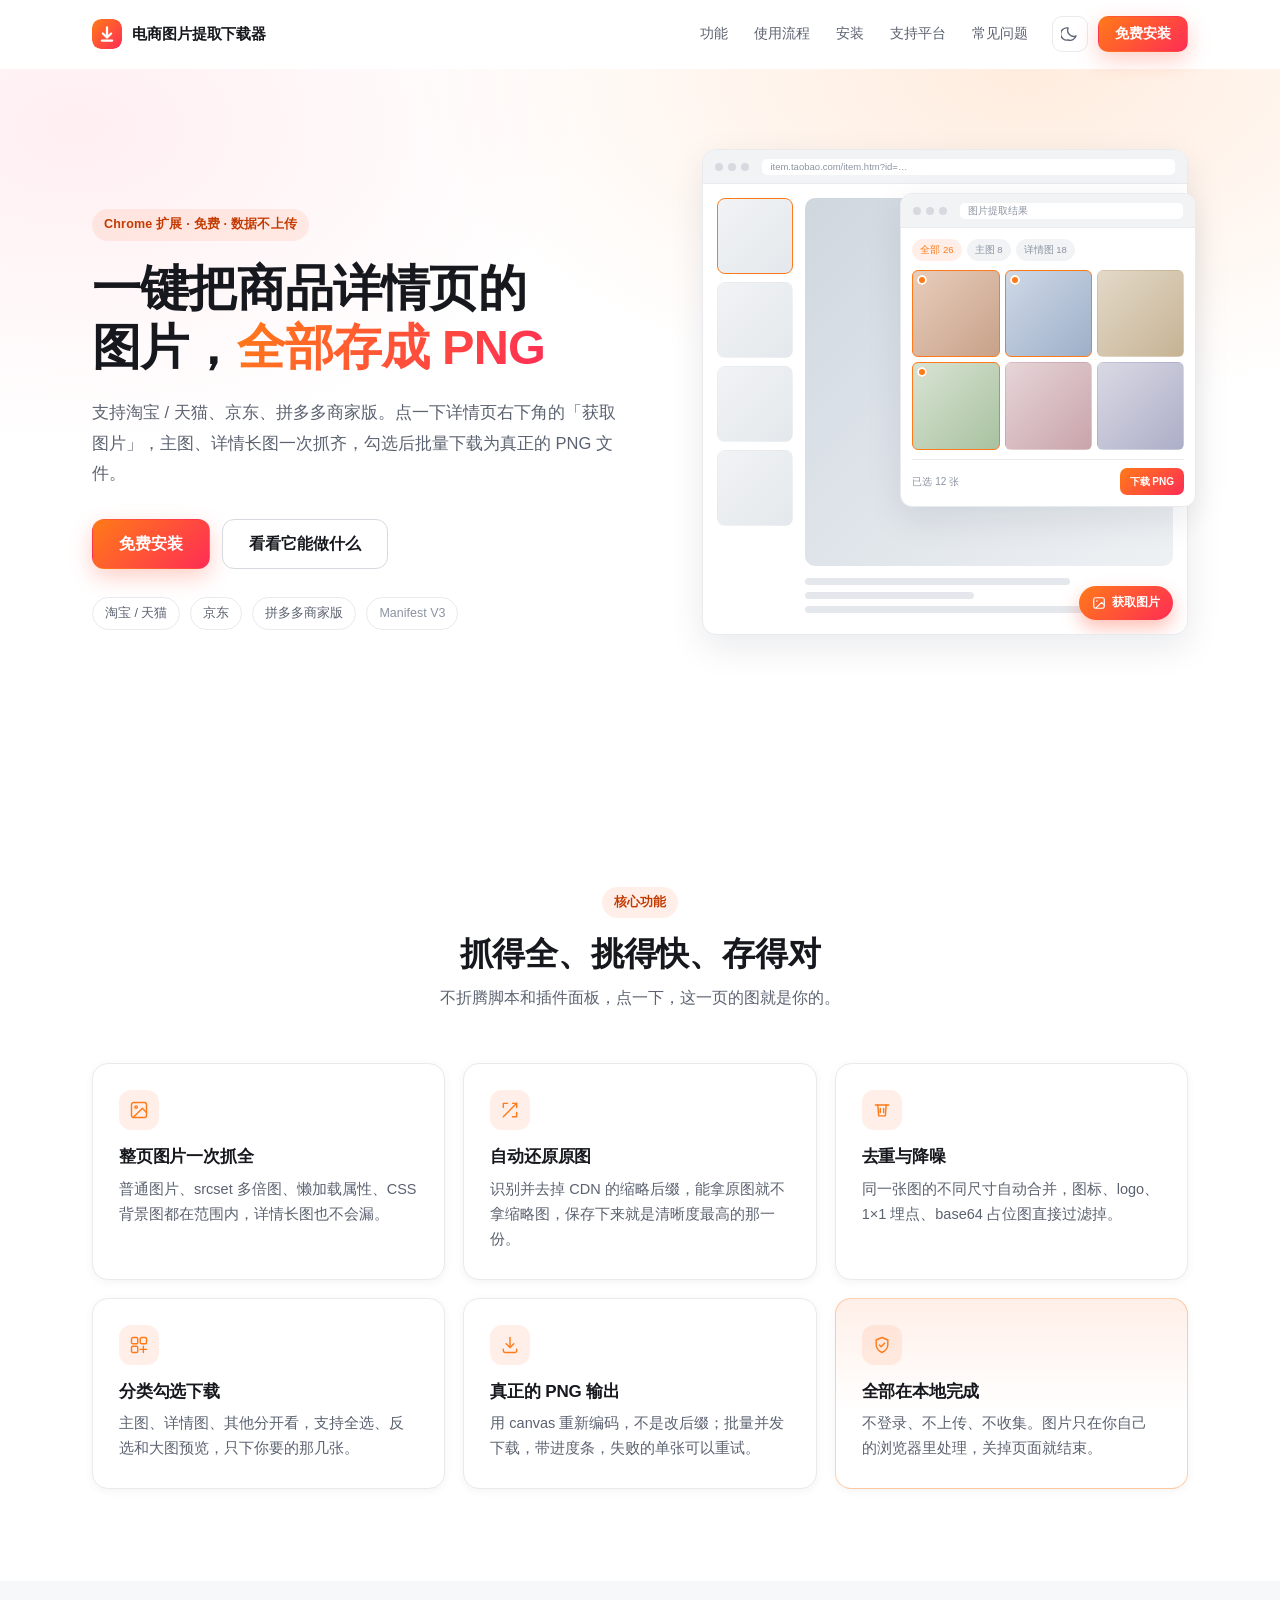
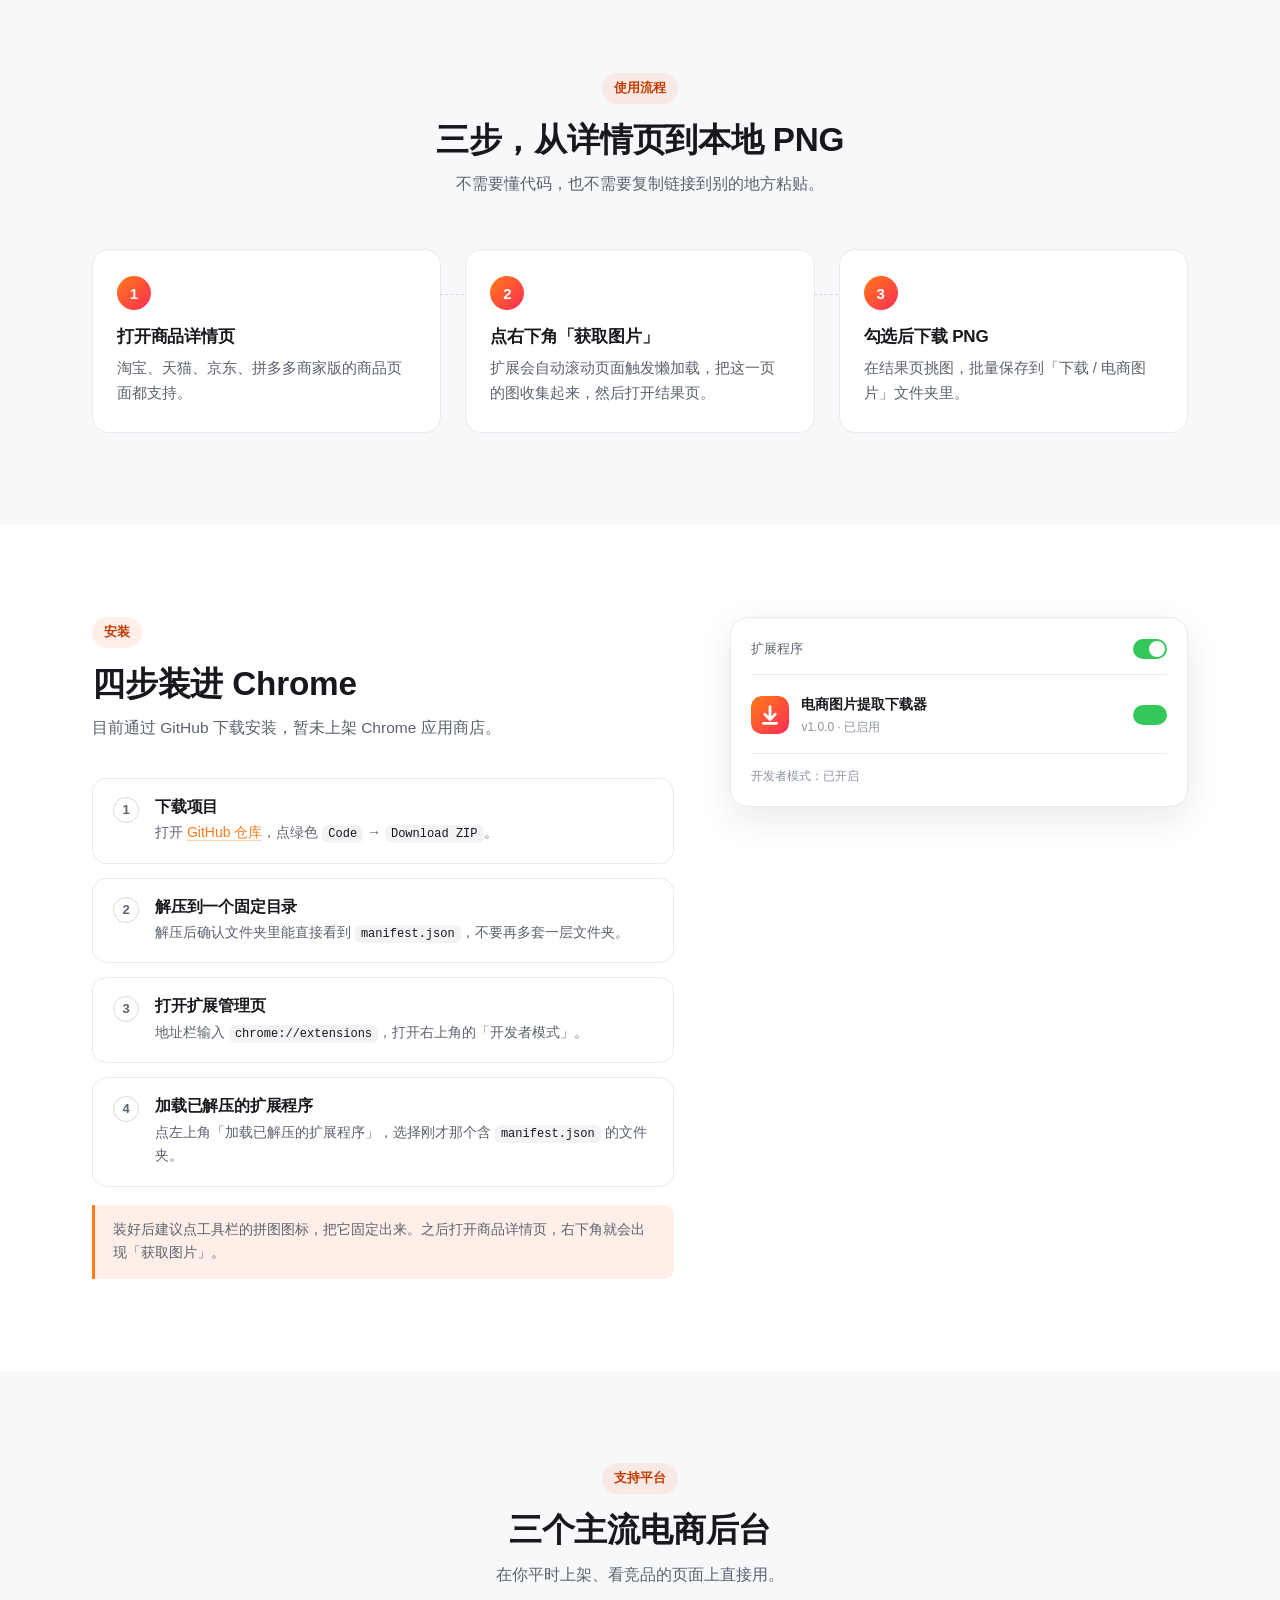
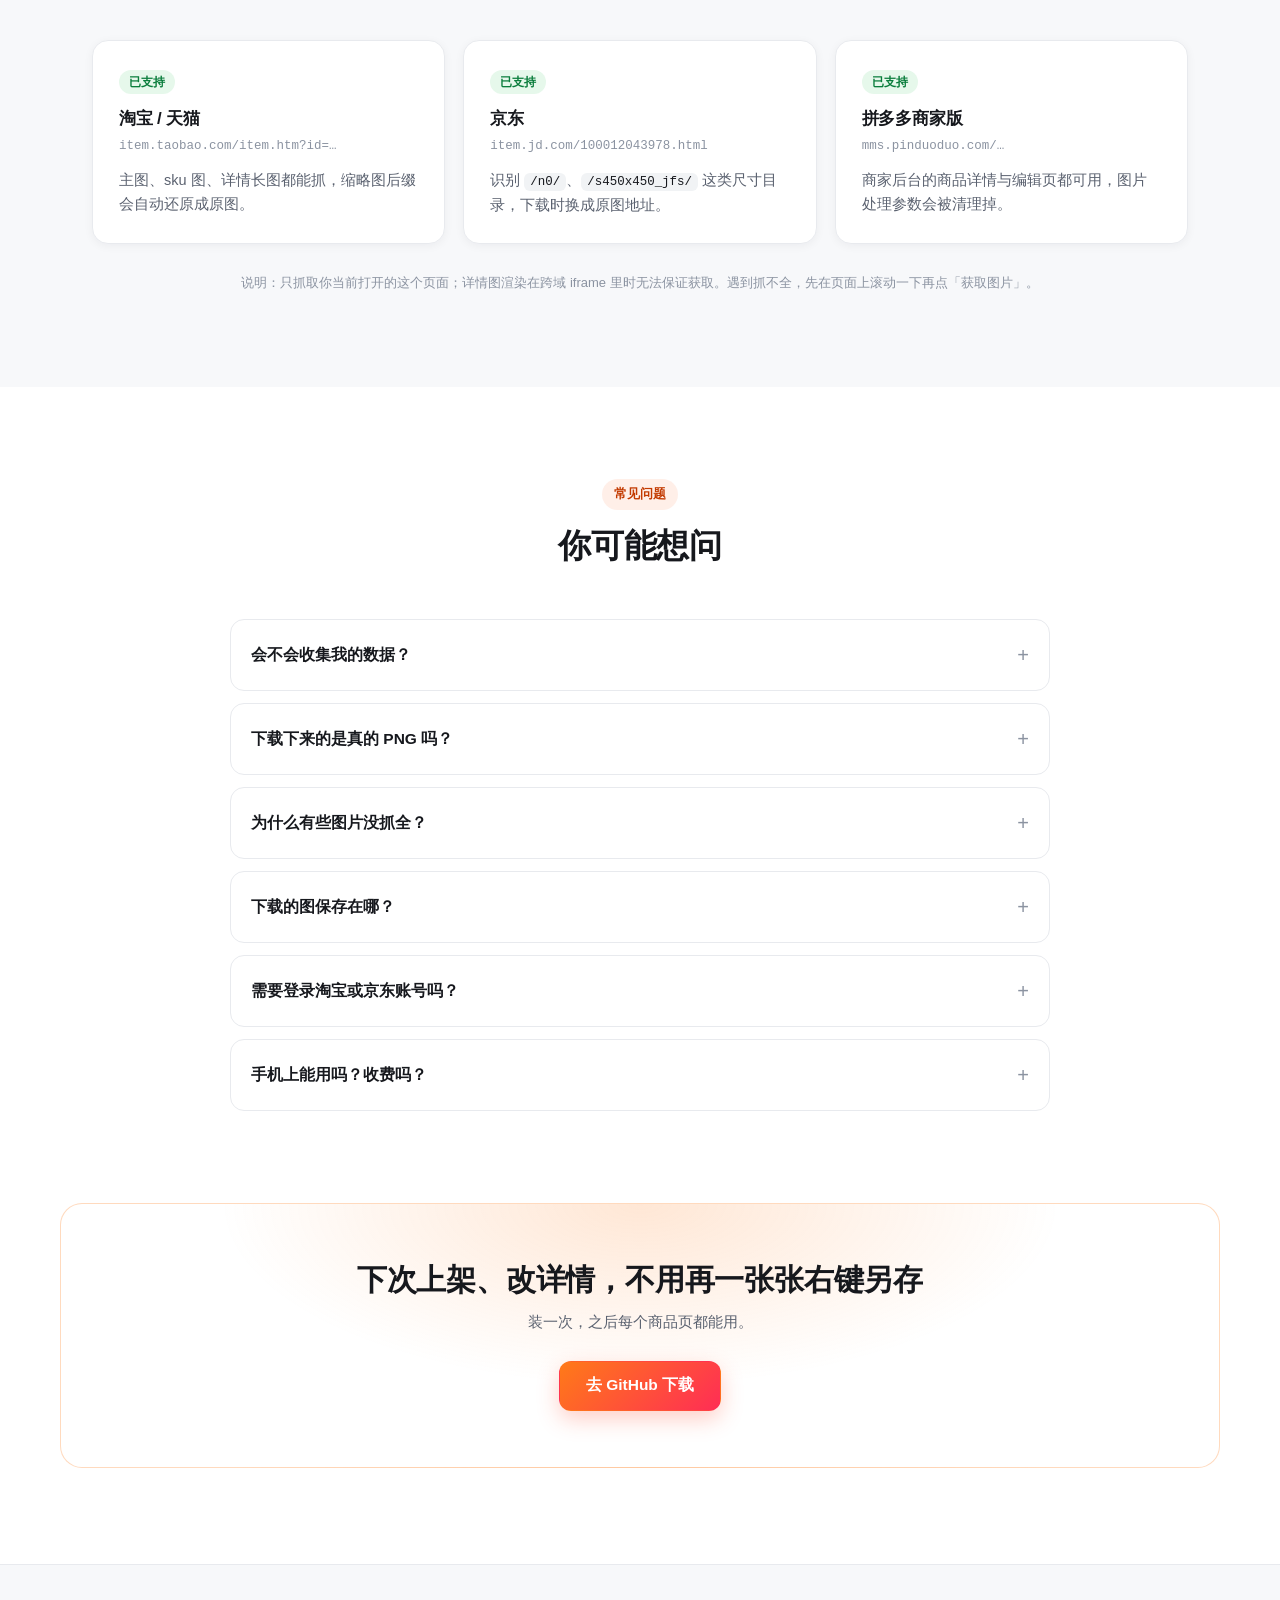
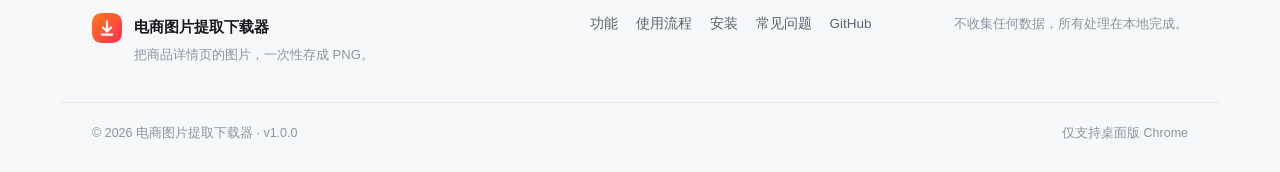
<file: docs/index.html>
<!DOCTYPE html>
<html lang="zh-CN">
  <head>
    <meta charset="UTF-8" />
    <meta name="viewport" content="width=device-width, initial-scale=1" />

    <title>电商图片提取下载器 - 一键提取淘宝/京东/拼多多商品图片并保存为 PNG</title>
    <meta
      name="description"
      content="Chrome 扩展：在淘宝、天猫、京东、拼多多商家版的商品详情页一键抓取全部图片，勾选后批量下载为真正的 PNG。免费、本地处理、不上传数据。"
    />
    <meta name="keywords" content="电商图片下载,淘宝图片提取,京东图片下载,拼多多图片,Chrome扩展,PNG下载" />
    <meta name="author" content="电商图片提取下载器" />
    <meta name="theme-color" content="#ffffff" media="(prefers-color-scheme: light)" />
    <meta name="theme-color" content="#141519" media="(prefers-color-scheme: dark)" />

    <meta property="og:type" content="website" />
    <meta property="og:title" content="电商图片提取下载器 - 一键提取商品图片并保存为 PNG" />
    <meta
      property="og:description"
      content="支持淘宝 / 天猫、京东、拼多多商家版。点一下详情页右下角的按钮，整页商品图一次抓齐，勾选后批量下载为 PNG。"
    />
    <meta property="og:image" content="https://txinyu468-eng.github.io/TXY-repository/assets/img/og-cover.png" />
    <meta property="og:url" content="https://txinyu468-eng.github.io/TXY-repository/" />
    <meta name="twitter:card" content="summary_large_image" />

    <link rel="icon" type="image/svg+xml" href="favicon.svg" />
    <link rel="stylesheet" href="assets/css/style.css" />

    <script>
      // 在首帧前应用主题，避免深色模式闪白
      (function () {
        try {
          var saved = localStorage.getItem('emi-theme');
          if (saved === 'light' || saved === 'dark') document.documentElement.dataset.theme = saved;
        } catch (error) {
          /* 忽略隐私模式下的存储异常 */
        }
      })();
    </script>

    <script type="application/ld+json">
      {
        "@context": "https://schema.org",
        "@type": "SoftwareApplication",
        "name": "电商图片提取下载器",
        "applicationCategory": "BrowserApplication",
        "operatingSystem": "Chrome",
        "offers": { "@type": "Offer", "price": "0", "priceCurrency": "CNY" },
        "description": "在淘宝、天猫、京东、拼多多商家版的商品详情页一键提取全部图片，勾选后批量下载为 PNG。",
        "url": "https://github.com/txinyu468-eng/TXY-repository"
      }
    </script>
  </head>

  <body>
    <a class="skip-link" href="#main">跳到主要内容</a>

    <header class="site-header" id="top">
      <div class="container header__inner">
        <a class="brand" href="#top">
          <span class="brand__logo" aria-hidden="true">
            <svg viewBox="0 0 32 32" fill="none">
              <rect width="32" height="32" rx="9" fill="url(#brandGradient)" />
              <path d="M16 9v9.5" stroke="#fff" stroke-width="2.4" stroke-linecap="round" />
              <path d="M11.6 15.4L16 19.8l4.4-4.4" stroke="#fff" stroke-width="2.4" stroke-linecap="round" stroke-linejoin="round" />
              <path d="M10.5 23h11" stroke="#fff" stroke-width="2.4" stroke-linecap="round" />
              <defs>
                <linearGradient id="brandGradient" x1="0" y1="0" x2="32" y2="32" gradientUnits="userSpaceOnUse">
                  <stop stop-color="#FF7A18" />
                  <stop offset="1" stop-color="#FF2D55" />
                </linearGradient>
              </defs>
            </svg>
          </span>
          <span class="brand__name">电商图片提取下载器</span>
        </a>

        <nav class="nav" id="nav" aria-label="主导航">
          <a href="#features">功能</a>
          <a href="#how">使用流程</a>
          <a href="#install">安装</a>
          <a href="#platforms">支持平台</a>
          <a href="#faq">常见问题</a>
        </nav>

        <div class="header__actions">
          <button class="icon-btn" id="themeToggle" type="button" aria-label="切换深色模式" title="切换深色模式">
            <svg class="icon-sun" viewBox="0 0 24 24" fill="none" stroke="currentColor" stroke-width="1.8" stroke-linecap="round">
              <circle cx="12" cy="12" r="4.2" />
              <path d="M12 3v2M12 19v2M4.2 12h-2M21.8 12h-2M6.3 6.3L4.9 4.9M19.1 19.1l-1.4-1.4M17.7 6.3l1.4-1.4M4.9 19.1l1.4-1.4" />
            </svg>
            <svg class="icon-moon" viewBox="0 0 24 24" fill="none" stroke="currentColor" stroke-width="1.8" stroke-linecap="round" stroke-linejoin="round">
              <path d="M20 14.5A8 8 0 019.5 4a8.2 8.2 0 100 16 8 8 0 0010.5-5.5z" />
            </svg>
          </button>

          <a
            class="btn btn--primary btn--sm"
            href="https://github.com/txinyu468-eng/TXY-repository"
            target="_blank"
            rel="noopener"
            >免费安装</a
          >

          <button class="icon-btn menu-btn" id="menuToggle" type="button" aria-label="打开菜单" aria-expanded="false" aria-controls="nav">
            <svg viewBox="0 0 24 24" fill="none" stroke="currentColor" stroke-width="2" stroke-linecap="round">
              <path class="menu-line menu-line--1" d="M4 7h16" />
              <path class="menu-line menu-line--2" d="M4 12h16" />
              <path class="menu-line menu-line--3" d="M4 17h16" />
            </svg>
          </button>
        </div>
      </div>
    </header>

    <main id="main">
      <!-- ============================ Hero ============================ -->
      <section class="hero">
        <div class="container hero__inner">
          <div class="hero__content">
            <p class="eyebrow">Chrome 扩展 · 免费 · 数据不上传</p>
            <h1>一键把商品详情页的<span class="nowrap">图片</span>，<span class="grad">全部存成 PNG</span></h1>
            <p class="lede">
              支持淘宝 / 天猫、京东、拼多多商家版。点一下详情页右下角的「获取图片」，主图、详情长图一次抓齐，勾选后批量下载为真正的 PNG 文件。
            </p>

            <div class="hero__actions">
              <a
                class="btn btn--primary btn--lg"
                href="https://github.com/txinyu468-eng/TXY-repository"
                target="_blank"
                rel="noopener"
                >免费安装</a
              >
              <a class="btn btn--ghost btn--lg" href="#features">看看它能做什么</a>
            </div>

            <ul class="hero__platforms" aria-label="支持的平台">
              <li>淘宝 / 天猫</li>
              <li>京东</li>
              <li>拼多多商家版</li>
              <li class="is-muted">Manifest V3</li>
            </ul>
          </div>

          <div class="hero__visual">
            <!-- 详情页示意图 -->
            <div class="window window--main" aria-hidden="true">
              <div class="window__bar">
                <i class="dot"></i><i class="dot"></i><i class="dot"></i>
                <span class="window__url">item.taobao.com/item.htm?id=…</span>
              </div>
              <div class="window__body body-detail">
                <div class="detail__thumbs">
                  <span class="thumb is-active"></span>
                  <span class="thumb"></span>
                  <span class="thumb"></span>
                  <span class="thumb"></span>
                </div>
                <div class="detail__main">
                  <div class="ph ph--hero"></div>
                  <div class="detail__lines">
                    <i style="width: 72%"></i>
                    <i style="width: 46%"></i>
                    <i style="width: 88%"></i>
                  </div>
                </div>
                <span class="float-btn">
                  <svg viewBox="0 0 24 24" fill="none" stroke="currentColor" stroke-width="2" stroke-linecap="round" stroke-linejoin="round">
                    <rect x="3" y="3" width="18" height="18" rx="3"></rect>
                    <circle cx="8.5" cy="8.5" r="1.4" fill="currentColor" stroke="none"></circle>
                    <path d="M21 15.5l-4.5-4.5L7 20.5"></path>
                  </svg>
                  获取图片
                </span>
              </div>
            </div>

            <!-- 结果页示意图 -->
            <div class="window window--sub" aria-hidden="true">
              <div class="window__bar">
                <i class="dot"></i><i class="dot"></i><i class="dot"></i>
                <span class="window__url">图片提取结果</span>
              </div>
              <div class="window__body body-results">
                <div class="results__chips">
                  <span class="mini-chip is-active">全部 26</span>
                  <span class="mini-chip">主图 8</span>
                  <span class="mini-chip">详情图 18</span>
                </div>
                <div class="results__grid">
                  <span class="tile tile--1 is-selected"></span>
                  <span class="tile tile--2 is-selected"></span>
                  <span class="tile tile--3"></span>
                  <span class="tile tile--4 is-selected"></span>
                  <span class="tile tile--5"></span>
                  <span class="tile tile--6"></span>
                </div>
                <div class="results__dock">
                  <span class="mini-count">已选 12 张</span>
                  <span class="mini-btn">下载 PNG</span>
                </div>
              </div>
            </div>
          </div>
        </div>
      </section>

      <!-- ========================== Features ========================== -->
      <section class="section" id="features">
        <div class="container">
          <header class="section__head reveal">
            <p class="eyebrow">核心功能</p>
            <h2>抓得全、挑得快、存得对</h2>
            <p class="section__desc">不折腾脚本和插件面板，点一下，这一页的图就是你的。</p>
          </header>

          <div class="grid grid--features">
            <article class="card feature reveal">
              <span class="feature__icon">
                <svg viewBox="0 0 24 24" fill="none" stroke="currentColor" stroke-width="1.7" stroke-linecap="round" stroke-linejoin="round">
                  <rect x="3" y="3" width="18" height="18" rx="2.5" />
                  <circle cx="8.5" cy="8.5" r="1.5" />
                  <path d="M21 15l-5-5L5 21" />
                </svg>
              </span>
              <h3>整页图片一次抓全</h3>
              <p>普通图片、srcset 多倍图、懒加载属性、CSS 背景图都在范围内，详情长图也不会漏。</p>
            </article>

            <article class="card feature reveal">
              <span class="feature__icon">
                <svg viewBox="0 0 24 24" fill="none" stroke="currentColor" stroke-width="1.7" stroke-linecap="round" stroke-linejoin="round">
                  <path d="M4 20L20 4" />
                  <path d="M15 4h5v5" />
                  <path d="M20 15v5h-5" />
                  <path d="M4 9V4h5" />
                </svg>
              </span>
              <h3>自动还原原图</h3>
              <p>识别并去掉 CDN 的缩略后缀，能拿原图就不拿缩略图，保存下来就是清晰度最高的那一份。</p>
            </article>

            <article class="card feature reveal">
              <span class="feature__icon">
                <svg viewBox="0 0 24 24" fill="none" stroke="currentColor" stroke-width="1.7" stroke-linecap="round" stroke-linejoin="round">
                  <path d="M4 6h16" />
                  <path d="M7 6l1 13h8l1-13" />
                  <path d="M10 10v5M14 10v5" />
                </svg>
              </span>
              <h3>去重与降噪</h3>
              <p>同一张图的不同尺寸自动合并，图标、logo、1×1 埋点、base64 占位图直接过滤掉。</p>
            </article>

            <article class="card feature reveal">
              <span class="feature__icon">
                <svg viewBox="0 0 24 24" fill="none" stroke="currentColor" stroke-width="1.7" stroke-linecap="round" stroke-linejoin="round">
                  <rect x="3" y="3" width="7.5" height="7.5" rx="1.6" />
                  <rect x="13.5" y="3" width="7.5" height="7.5" rx="1.6" />
                  <rect x="3" y="13.5" width="7.5" height="7.5" rx="1.6" />
                  <path d="M13.5 17.25h7.5M17.25 13.5v7.5" />
                </svg>
              </span>
              <h3>分类勾选下载</h3>
              <p>主图、详情图、其他分开看，支持全选、反选和大图预览，只下你要的那几张。</p>
            </article>

            <article class="card feature reveal">
              <span class="feature__icon">
                <svg viewBox="0 0 24 24" fill="none" stroke="currentColor" stroke-width="1.7" stroke-linecap="round" stroke-linejoin="round">
                  <path d="M12 3v11" />
                  <path d="M7.5 10.5L12 15l4.5-4.5" />
                  <path d="M4 17v2a2 2 0 002 2h12a2 2 0 002-2v-2" />
                </svg>
              </span>
              <h3>真正的 PNG 输出</h3>
              <p>用 canvas 重新编码，不是改后缀；批量并发下载，带进度条，失败的单张可以重试。</p>
            </article>

            <article class="card feature feature--highlight reveal">
              <span class="feature__icon">
                <svg viewBox="0 0 24 24" fill="none" stroke="currentColor" stroke-width="1.7" stroke-linecap="round" stroke-linejoin="round">
                  <path d="M12 3l7 3v5.5c0 4.3-2.9 7.6-7 9.5-4.1-1.9-7-5.2-7-9.5V6l7-3z" />
                  <path d="M9 12l2 2 4-4" />
                </svg>
              </span>
              <h3>全部在本地完成</h3>
              <p>不登录、不上传、不收集。图片只在你自己的浏览器里处理，关掉页面就结束。</p>
            </article>
          </div>
        </div>
      </section>

      <!-- ============================ How ============================ -->
      <section class="section section--alt" id="how">
        <div class="container">
          <header class="section__head reveal">
            <p class="eyebrow">使用流程</p>
            <h2>三步，从详情页到本地 PNG</h2>
            <p class="section__desc">不需要懂代码，也不需要复制链接到别的地方粘贴。</p>
          </header>

          <ol class="steps">
            <li class="step reveal">
              <span class="step__num">1</span>
              <h3>打开商品详情页</h3>
              <p>淘宝、天猫、京东、拼多多商家版的商品页面都支持。</p>
            </li>
            <li class="step reveal">
              <span class="step__num">2</span>
              <h3>点右下角「获取图片」</h3>
              <p>扩展会自动滚动页面触发懒加载，把这一页的图收集起来，然后打开结果页。</p>
            </li>
            <li class="step reveal">
              <span class="step__num">3</span>
              <h3>勾选后下载 PNG</h3>
              <p>在结果页挑图，批量保存到「下载 / 电商图片」文件夹里。</p>
            </li>
          </ol>
        </div>
      </section>

      <!-- ========================== Install ========================== -->
      <section class="section" id="install">
        <div class="container install">
          <div class="install__content">
            <header class="section__head section__head--left reveal">
              <p class="eyebrow">安装</p>
              <h2>四步装进 Chrome</h2>
              <p class="section__desc">目前通过 GitHub 下载安装，暂未上架 Chrome 应用商店。</p>
            </header>

            <ol class="install__list">
              <li class="reveal">
                <span class="install__num">1</span>
                <div>
                  <h3>下载项目</h3>
                  <p>
                    打开
                    <a href="https://github.com/txinyu468-eng/TXY-repository" target="_blank" rel="noopener">GitHub 仓库</a>，点绿色
                    <code>Code</code> → <code>Download ZIP</code>。
                  </p>
                </div>
              </li>
              <li class="reveal">
                <span class="install__num">2</span>
                <div>
                  <h3>解压到一个固定目录</h3>
                  <p>解压后确认文件夹里能直接看到 <code>manifest.json</code>，不要再多套一层文件夹。</p>
                </div>
              </li>
              <li class="reveal">
                <span class="install__num">3</span>
                <div>
                  <h3>打开扩展管理页</h3>
                  <p>地址栏输入 <code>chrome://extensions</code>，打开右上角的「开发者模式」。</p>
                </div>
              </li>
              <li class="reveal">
                <span class="install__num">4</span>
                <div>
                  <h3>加载已解压的扩展程序</h3>
                  <p>点左上角「加载已解压的扩展程序」，选择刚才那个含 <code>manifest.json</code> 的文件夹。</p>
                </div>
              </li>
            </ol>

            <p class="install__note reveal">
              装好后建议点工具栏的拼图图标，把它固定出来。之后打开商品详情页，右下角就会出现「获取图片」。
            </p>
          </div>

          <div class="install__visual reveal" aria-hidden="true">
            <div class="panel">
              <div class="panel__row">
                <span class="panel__label">扩展程序</span>
                <span class="switch is-on"></span>
              </div>
              <div class="panel__card">
                <span class="panel__logo">
                  <svg viewBox="0 0 32 32" fill="none">
                    <rect width="32" height="32" rx="9" fill="url(#panelGradient)" />
                    <path d="M16 9v9.5" stroke="#fff" stroke-width="2.4" stroke-linecap="round" />
                    <path d="M11.6 15.4L16 19.8l4.4-4.4" stroke="#fff" stroke-width="2.4" stroke-linecap="round" stroke-linejoin="round" />
                    <path d="M10.5 23h11" stroke="#fff" stroke-width="2.4" stroke-linecap="round" />
                    <defs>
                      <linearGradient id="panelGradient" x1="0" y1="0" x2="32" y2="32" gradientUnits="userSpaceOnUse">
                        <stop stop-color="#FF7A18" />
                        <stop offset="1" stop-color="#FF2D55" />
                      </linearGradient>
                    </defs>
                  </svg>
                </span>
                <div class="panel__meta">
                  <strong>电商图片提取下载器</strong>
                  <span>v1.0.0 · 已启用</span>
                </div>
                <span class="panel__toggle"></span>
              </div>
              <div class="panel__hint">开发者模式：已开启</div>
            </div>
          </div>
        </div>
      </section>

      <!-- ========================= Platforms ========================= -->
      <section class="section section--alt" id="platforms">
        <div class="container">
          <header class="section__head reveal">
            <p class="eyebrow">支持平台</p>
            <h2>三个主流电商后台</h2>
            <p class="section__desc">在你平时上架、看竞品的页面上直接用。</p>
          </header>

          <div class="grid grid--platforms">
            <article class="card platform reveal">
              <span class="platform__badge">已支持</span>
              <h3>淘宝 / 天猫</h3>
              <p class="platform__url">item.taobao.com/item.htm?id=…</p>
              <p>主图、sku 图、详情长图都能抓，缩略图后缀会自动还原成原图。</p>
            </article>

            <article class="card platform reveal">
              <span class="platform__badge">已支持</span>
              <h3>京东</h3>
              <p class="platform__url">item.jd.com/100012043978.html</p>
              <p>识别 <code>/n0/</code>、<code>/s450x450_jfs/</code> 这类尺寸目录，下载时换成原图地址。</p>
            </article>

            <article class="card platform reveal">
              <span class="platform__badge">已支持</span>
              <h3>拼多多商家版</h3>
              <p class="platform__url">mms.pinduoduo.com/…</p>
              <p>商家后台的商品详情与编辑页都可用，图片处理参数会被清理掉。</p>
            </article>
          </div>

          <p class="platform__note reveal">
            说明：只抓取你当前打开的这个页面；详情图渲染在跨域 iframe 里时无法保证获取。遇到抓不全，先在页面上滚动一下再点「获取图片」。
          </p>
        </div>
      </section>

      <!-- ============================ FAQ ============================ -->
      <section class="section" id="faq">
        <div class="container faq">
          <header class="section__head reveal">
            <p class="eyebrow">常见问题</p>
            <h2>你可能想问</h2>
          </header>

          <div class="faq__list">
            <details class="faq__item reveal" name="faq">
              <summary>会不会收集我的数据？</summary>
              <p>不会。扩展没有服务端，图片在你的浏览器里完成抓取、转换和下载，不登录、不上传、不统计。</p>
            </details>

            <details class="faq__item reveal" name="faq">
              <summary>下载下来的是真的 PNG 吗？</summary>
              <p>是。图片会先被解码，再用 canvas 重新编码成 PNG，文件头就是 PNG 格式，不是把 .webp 改个后缀。</p>
            </details>

            <details class="faq__item reveal" name="faq">
              <summary>为什么有些图片没抓全？</summary>
              <p>常见原因是图片还没加载。先在详情页慢慢滚到底再点按钮；另外跨域 iframe 里的图片、需要登录态才返回的大图，也可能抓不到。</p>
            </details>

            <details class="faq__item reveal" name="faq">
              <summary>下载的图保存在哪？</summary>
              <p>默认在浏览器的下载目录下，按「电商图片 / 站点-商品标题 / 001.png」整理好，同一批不会互相覆盖。</p>
            </details>

            <details class="faq__item reveal" name="faq">
              <summary>需要登录淘宝或京东账号吗？</summary>
              <p>用的是你浏览器里已有的登录状态，扩展本身不读取、不保存任何账号信息。</p>
            </details>

            <details class="faq__item reveal" name="faq">
              <summary>手机上能用吗？收费吗？</summary>
              <p>仅支持桌面版 Chrome。完全免费，也没有会员或次数限制。</p>
            </details>
          </div>
        </div>
      </section>

      <!-- ============================ CTA ============================ -->
      <section class="cta">
        <div class="container cta__inner reveal">
          <h2>下次上架、改详情，不用再一张张右键另存</h2>
          <p>装一次，之后每个商品页都能用。</p>
          <a
            class="btn btn--primary btn--lg"
            href="https://github.com/txinyu468-eng/TXY-repository"
            target="_blank"
            rel="noopener"
            >去 GitHub 下载</a
          >
        </div>
      </section>
    </main>

    <footer class="site-footer">
      <div class="container footer__inner">
        <div class="footer__brand">
          <span class="brand__logo" aria-hidden="true">
            <svg viewBox="0 0 32 32" fill="none">
              <rect width="32" height="32" rx="9" fill="url(#footerGradient)" />
              <path d="M16 9v9.5" stroke="#fff" stroke-width="2.4" stroke-linecap="round" />
              <path d="M11.6 15.4L16 19.8l4.4-4.4" stroke="#fff" stroke-width="2.4" stroke-linecap="round" stroke-linejoin="round" />
              <path d="M10.5 23h11" stroke="#fff" stroke-width="2.4" stroke-linecap="round" />
              <defs>
                <linearGradient id="footerGradient" x1="0" y1="0" x2="32" y2="32" gradientUnits="userSpaceOnUse">
                  <stop stop-color="#FF7A18" />
                  <stop offset="1" stop-color="#FF2D55" />
                </linearGradient>
              </defs>
            </svg>
          </span>
          <div>
            <strong>电商图片提取下载器</strong>
            <p>把商品详情页的图片，一次性存成 PNG。</p>
          </div>
        </div>

        <nav class="footer__links" aria-label="页脚导航">
          <a href="#features">功能</a>
          <a href="#how">使用流程</a>
          <a href="#install">安装</a>
          <a href="#faq">常见问题</a>
          <a href="https://github.com/txinyu468-eng/TXY-repository" target="_blank" rel="noopener">GitHub</a>
        </nav>

        <p class="footer__privacy">不收集任何数据，所有处理在本地完成。</p>
      </div>

      <div class="container footer__bottom">
        <span>© 2026 电商图片提取下载器 · v1.0.0</span>
        <span>仅支持桌面版 Chrome</span>
      </div>
    </footer>

    <script src="assets/js/main.js"></script>
  </body>
</html>
</file>
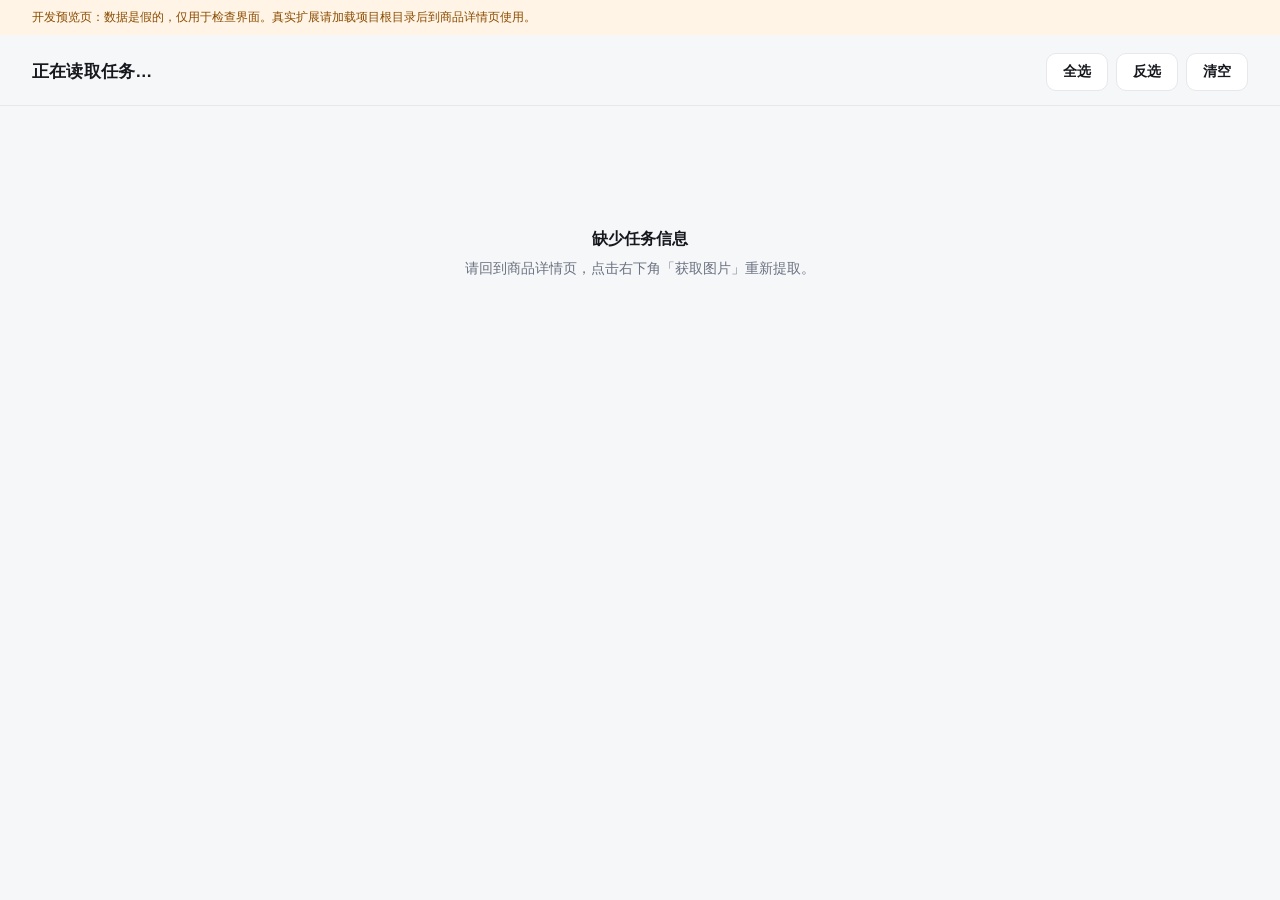
<file: dev/result-preview.html>
<!DOCTYPE html>
<html lang="zh-CN">
  <head>
    <meta charset="UTF-8" />
    <meta name="viewport" content="width=device-width, initial-scale=1" />
    <title>结果页预览（开发用）</title>
    <link rel="stylesheet" href="../src/result/result.css" />
    <style>
      .dev-banner {
        padding: 8px 32px;
        background: #fff4e5;
        color: #8a4b00;
        font: 12px/1.6 "PingFang SC", "Microsoft YaHei", sans-serif;
      }
      @media (prefers-color-scheme: dark) {
        .dev-banner {
          background: #3a2a12;
          color: #ffd9a6;
        }
      }
    </style>
  </head>
  <body>
    <div class="dev-banner">
      开发预览页：数据是假的，仅用于检查界面。真实扩展请加载项目根目录后到商品详情页使用。
    </div>

    <header class="topbar">
      <div class="topbar__info">
        <div class="topbar__line">
          <h1 id="pageTitle">正在读取任务…</h1>
          <span class="badge" id="siteBadge" hidden></span>
        </div>
        <a class="topbar__url" id="pageUrl" href="#" target="_blank" rel="noreferrer noopener"></a>
      </div>
      <div class="toolbar">
        <button class="btn btn--ghost" id="btnSelectAll" type="button">全选</button>
        <button class="btn btn--ghost" id="btnInvert" type="button">反选</button>
        <button class="btn btn--ghost" id="btnClear" type="button">清空</button>
      </div>
    </header>

    <nav class="filters" id="filters" aria-label="按分类筛选">
      <button class="chip is-active" data-filter="all" type="button">
        全部<span class="chip__count" data-count="all">0</span>
      </button>
      <button class="chip" data-filter="main" type="button">
        主图<span class="chip__count" data-count="main">0</span>
      </button>
      <button class="chip" data-filter="detail" type="button">
        详情图<span class="chip__count" data-count="detail">0</span>
      </button>
      <button class="chip" data-filter="other" type="button">
        其他<span class="chip__count" data-count="other">0</span>
      </button>
    </nav>

    <main class="grid" id="grid"></main>

    <section class="empty" id="empty" hidden>
      <p class="empty__title">没有可显示的图片</p>
      <p class="empty__desc" id="emptyDesc"></p>
    </section>

    <footer class="dock" id="dock" hidden>
      <div class="dock__info">
        已选 <b id="selectedCount">0</b> 张
        <span class="dock__total">／ 共 <b id="totalCount">0</b> 张</span>
      </div>
      <button class="btn btn--ghost" id="btnRetry" type="button" hidden>重试失败</button>
      <button class="btn btn--primary" id="btnDownload" type="button" disabled>下载 PNG</button>
    </footer>

    <div class="lightbox" id="lightbox" hidden>
      <button class="lb__close" id="lbClose" type="button" aria-label="关闭预览">×</button>
      <button class="lb__nav lb__prev" id="lbPrev" type="button" aria-label="上一张">‹</button>
      <figure class="lb__stage">
        <img id="lbImage" alt="预览图" />
        <figcaption id="lbCaption"></figcaption>
      </figure>
      <button class="lb__nav lb__next" id="lbNext" type="button" aria-label="下一张">›</button>
      <div class="lb__actions">
        <button class="btn btn--primary" id="lbDownload" type="button">下载这张 PNG</button>
      </div>
    </div>

    <div class="progress" id="progress" hidden>
      <div class="progress__card">
        <p class="progress__title">正在转换为 PNG 并下载…</p>
        <div class="progress__bar"><i id="progressFill"></i></div>
        <p class="progress__meta" id="progressMeta">0 / 0</p>
        <button class="btn btn--ghost" id="btnCancel" type="button">取消</button>
      </div>
    </div>

    <div class="toasts" id="toasts" role="status" aria-live="polite"></div>

    <script>
      // ---- 用假数据模拟 chrome API，方便在没有安装扩展时预览界面 ----
      (function () {
        const make = (seed, width, height, category, index) => ({
          id: `img_${index}`,
          url: `https://picsum.photos/seed/${seed}/${width}/${height}`,
          thumb: `https://picsum.photos/seed/${seed}/${width}/${height}`,
          width,
          height,
          category,
          order: index,
        });

        const images = [];
        for (let i = 1; i <= 6; i += 1) images.push(make(`emi${i}`, 900, 900, 'main', i));
        for (let i = 7; i <= 9; i += 1) images.push(make(`emi${i}`, 900, 900, 'detail', i));
        for (let i = 10; i <= 11; i += 1) images.push(make(`emi${i}`, 900, 900, 'other', i));
        for (let i = 0; i < 3; i += 1) images.push(make(`tall${i}`, 800, 2400, 'detail', 20 + i));

        const job = {
          id: 'demo',
          siteId: 'taobao',
          siteName: '淘宝 / 天猫',
          pageUrl: 'https://item.taobao.com/item.htm?id=123456789',
          pageTitle: '2026 新款女士针织开衫 慵懒风宽松外搭毛衣',
          createdAt: Date.now(),
          images,
        };

        window.chrome = window.chrome || {};
        chrome.storage = { session: { get: async (key) => ({ [key]: job }) } };
        chrome.runtime = { lastError: null };
        chrome.downloads = {
          download(_options, callback) {
            if (callback) callback(1);
          },
          onChanged: { addListener() {}, removeListener() {} },
        };
      })();
    </script>
    <script src="../src/shared/core.js"></script>
    <script src="../src/result/result.js"></script>
  </body>
</html>
</file>
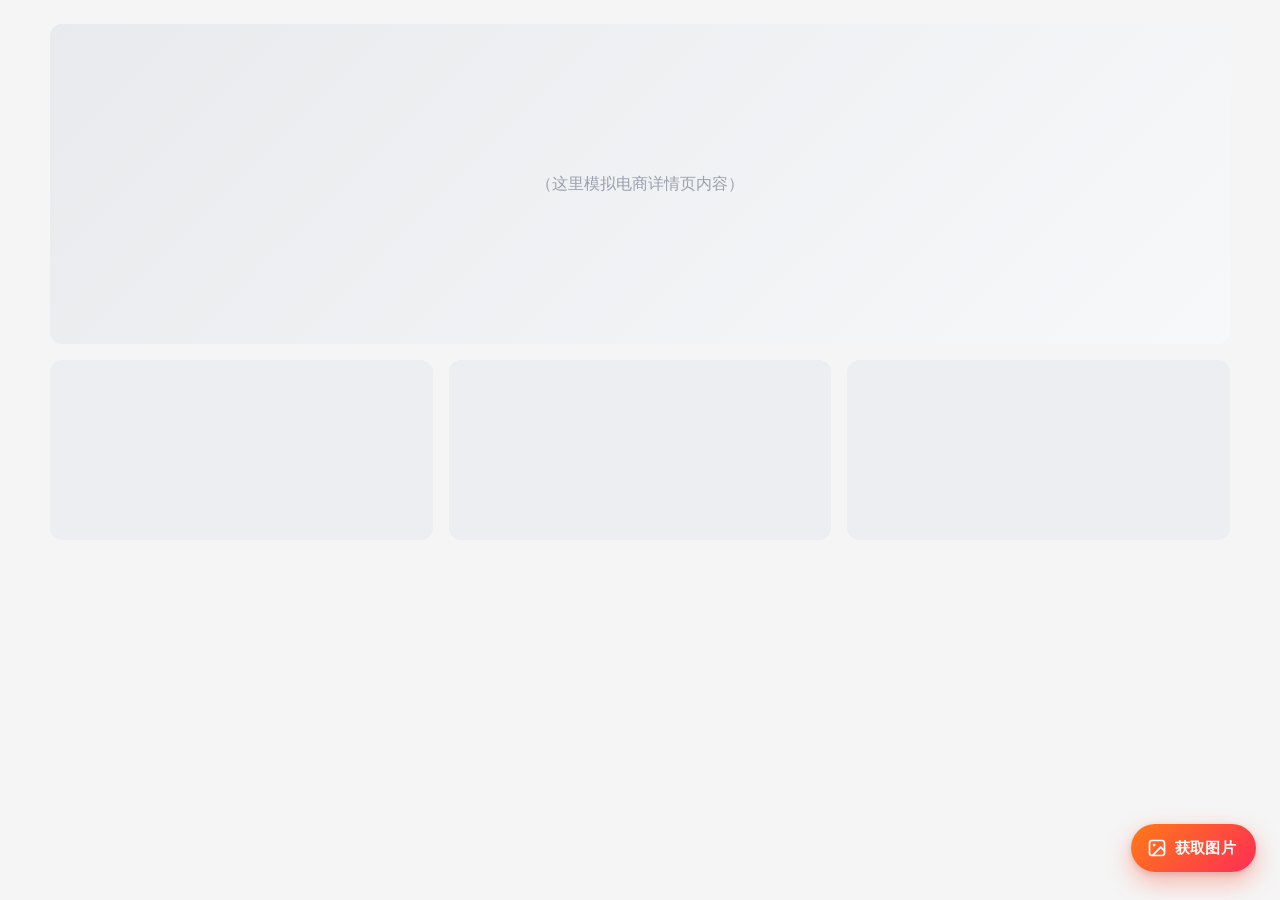
<file: dev/ui-preview.html>
<!DOCTYPE html>
<html lang="zh-CN">
  <head>
    <meta charset="UTF-8" />
    <title>悬浮按钮预览（开发用）</title>
    <style>
      body {
        margin: 0;
        font-family: "PingFang SC", "Microsoft YaHei", sans-serif;
        background: #f5f5f5;
      }
      .mock {
        max-width: 1180px;
        margin: 0 auto;
        padding: 24px;
      }
      .mock__hero {
        height: 320px;
        border-radius: 12px;
        background: linear-gradient(135deg, #e8eaed, #f7f8fa);
        display: flex;
        align-items: center;
        justify-content: center;
        color: #9aa1ac;
      }
      .mock__row {
        display: flex;
        gap: 16px;
        margin-top: 16px;
      }
      .mock__box {
        flex: 1;
        height: 180px;
        border-radius: 12px;
        background: #eceef1;
      }
    </style>
  </head>
  <body>
    <div class="mock">
      <div class="mock__hero">（这里模拟电商详情页内容）</div>
      <div class="mock__row">
        <div class="mock__box"></div>
        <div class="mock__box"></div>
        <div class="mock__box"></div>
      </div>
    </div>

    <script src="../src/shared/core.js"></script>
    <script src="../src/content/ui.js"></script>
    <script>
      // 点击后模拟一次「提取中 -> 完成」的状态变化
      EMI.ui.mount({
        onClick() {
          EMI.ui.setLoading(true);
          setTimeout(() => {
            EMI.ui.setLoading(false);
            EMI.ui.toast('已提取 26 张图片');
          }, 1200);
        },
      });
    </script>
  </body>
</html>
</file>
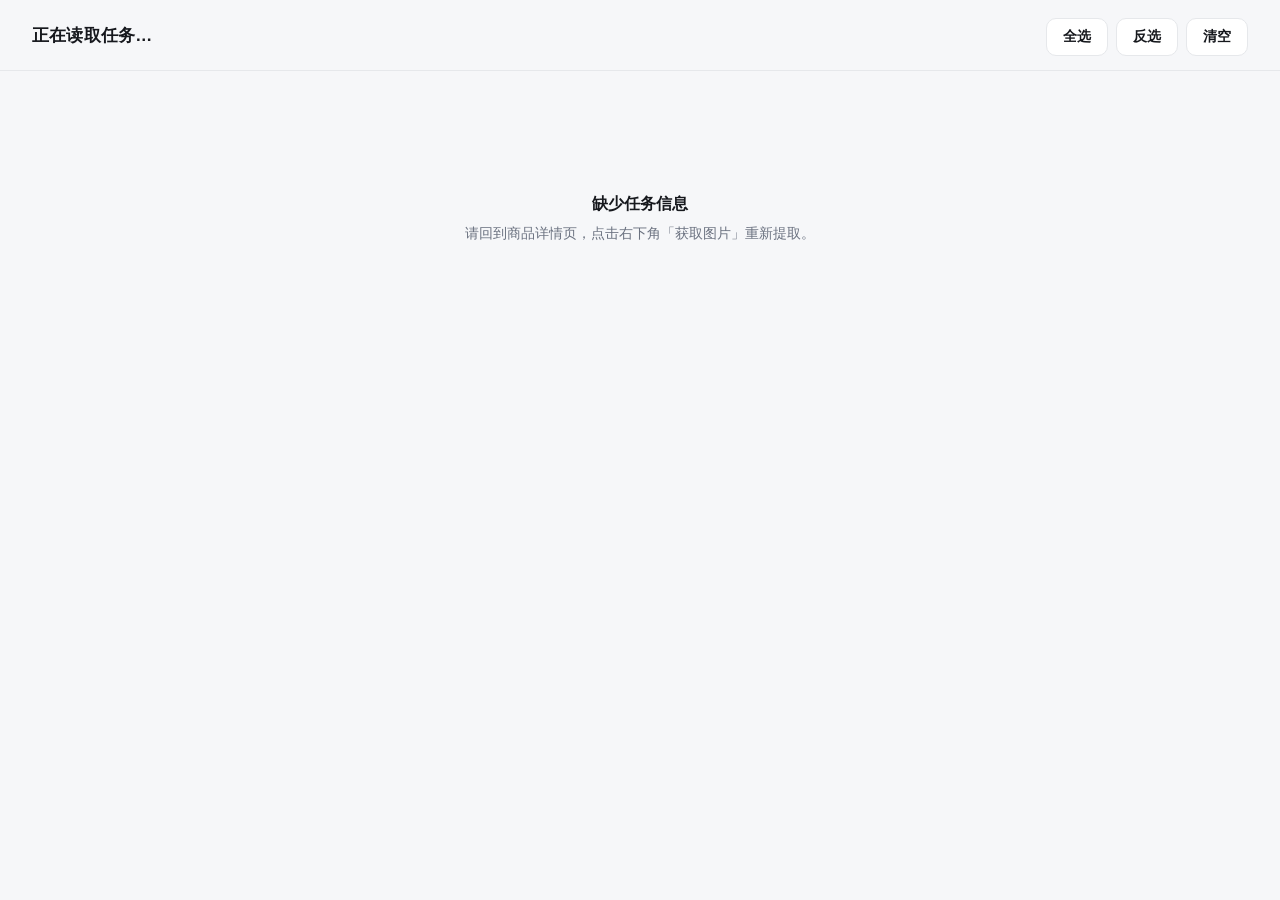
<file: src/result/result.html>
<!DOCTYPE html>
<html lang="zh-CN">
  <head>
    <meta charset="UTF-8" />
    <meta name="viewport" content="width=device-width, initial-scale=1" />
    <title>图片提取结果</title>
    <link rel="stylesheet" href="./result.css" />
  </head>
  <body>
    <header class="topbar">
      <div class="topbar__info">
        <div class="topbar__line">
          <h1 id="pageTitle">正在读取任务…</h1>
          <span class="badge" id="siteBadge" hidden></span>
        </div>
        <a class="topbar__url" id="pageUrl" href="#" target="_blank" rel="noreferrer noopener"></a>
      </div>
      <div class="toolbar">
        <button class="btn btn--ghost" id="btnSelectAll" type="button">全选</button>
        <button class="btn btn--ghost" id="btnInvert" type="button">反选</button>
        <button class="btn btn--ghost" id="btnClear" type="button">清空</button>
      </div>
    </header>

    <nav class="filters" id="filters" aria-label="按分类筛选">
      <button class="chip is-active" data-filter="all" type="button">
        全部<span class="chip__count" data-count="all">0</span>
      </button>
      <button class="chip" data-filter="main" type="button">
        主图<span class="chip__count" data-count="main">0</span>
      </button>
      <button class="chip" data-filter="detail" type="button">
        详情图<span class="chip__count" data-count="detail">0</span>
      </button>
      <button class="chip" data-filter="other" type="button">
        其他<span class="chip__count" data-count="other">0</span>
      </button>
    </nav>

    <main class="grid" id="grid"></main>

    <section class="empty" id="empty" hidden>
      <p class="empty__title">没有可显示的图片</p>
      <p class="empty__desc" id="emptyDesc">回到商品详情页，先滚动加载页面，再点击右下角「获取图片」。</p>
    </section>

    <footer class="dock" id="dock" hidden>
      <div class="dock__info">
        已选 <b id="selectedCount">0</b> 张
        <span class="dock__total">／ 共 <b id="totalCount">0</b> 张</span>
      </div>
      <button class="btn btn--ghost" id="btnRetry" type="button" hidden>重试失败</button>
      <button class="btn btn--primary" id="btnDownload" type="button" disabled>下载 PNG</button>
    </footer>

    <div class="lightbox" id="lightbox" hidden>
      <button class="lb__close" id="lbClose" type="button" aria-label="关闭预览">×</button>
      <button class="lb__nav lb__prev" id="lbPrev" type="button" aria-label="上一张">‹</button>
      <figure class="lb__stage">
        <img id="lbImage" alt="预览图" />
        <figcaption id="lbCaption"></figcaption>
      </figure>
      <button class="lb__nav lb__next" id="lbNext" type="button" aria-label="下一张">›</button>
      <div class="lb__actions">
        <button class="btn btn--primary" id="lbDownload" type="button">下载这张 PNG</button>
      </div>
    </div>

    <div class="progress" id="progress" hidden>
      <div class="progress__card">
        <p class="progress__title">正在转换为 PNG 并下载…</p>
        <div class="progress__bar"><i id="progressFill"></i></div>
        <p class="progress__meta" id="progressMeta">0 / 0</p>
        <button class="btn btn--ghost" id="btnCancel" type="button">取消</button>
      </div>
    </div>

    <div class="toasts" id="toasts" role="status" aria-live="polite"></div>

    <script src="../shared/core.js"></script>
    <script src="./result.js"></script>
  </body>
</html>
</file>
<file: docs/assets/css/style.css>
/* ==========================================================================
   电商图片提取下载器 · 官网样式
   结构：设计变量 → 基础 → 组件 → 区块 → 响应式 → 无障碍
   ========================================================================== */

/* ------------------------------ 设计变量 ------------------------------ */
:root {
  --brand-1: #ff7a18;
  --brand-2: #ff2d55;
  --brand: #ff5000;
  --brand-soft: rgba(255, 80, 0, 0.09);

  --bg: #ffffff;
  --bg-alt: #f7f8fa;
  --surface: #ffffff;
  --surface-2: #f1f3f5;
  --surface-3: #e4e8ec;

  --text: #16181d;
  --text-2: #5b6270;
  --text-3: #8b93a1;

  --border: #e8eaee;
  --border-strong: #d6dae0;

  --shadow-sm: 0 2px 10px rgba(16, 24, 40, 0.05);
  --shadow-md: 0 12px 36px rgba(16, 24, 40, 0.09);

  --radius: 16px;
  --radius-sm: 12px;
  --max: 1160px;

  color-scheme: light;
}

/* 深色模式：跟随系统，可被手动切换覆盖 */
@media (prefers-color-scheme: dark) {
  :root:not([data-theme='light']) {
    --bg: #141519;
    --bg-alt: #181a1f;
    --surface: #1c1e23;
    --surface-2: #23262c;
    --surface-3: #2c3037;

    --text: #eceef2;
    --text-2: #a4abb8;
    --text-3: #7c8492;
    --brand: #ff6a33;
    --brand-soft: rgba(255, 106, 51, 0.16);

    --border: #2a2e35;
    --border-strong: #3a4048;

    --shadow-sm: 0 2px 10px rgba(0, 0, 0, 0.35);
    --shadow-md: 0 16px 44px rgba(0, 0, 0, 0.5);

    color-scheme: dark;
  }
}

:root[data-theme='dark'] {
  --bg: #141519;
  --bg-alt: #181a1f;
  --surface: #1c1e23;
  --surface-2: #23262c;
  --surface-3: #2c3037;

  --text: #eceef2;
  --text-2: #a4abb8;
  --text-3: #7c8492;
  --brand: #ff6a33;
  --brand-soft: rgba(255, 106, 51, 0.16);

  --border: #2a2e35;
  --border-strong: #3a4048;

  --shadow-sm: 0 2px 10px rgba(0, 0, 0, 0.35);
  --shadow-md: 0 16px 44px rgba(0, 0, 0, 0.5);

  color-scheme: dark;
}

/* -------------------------------- 基础 -------------------------------- */
*,
*::before,
*::after {
  box-sizing: border-box;
}

html {
  scroll-behavior: smooth;
  scroll-padding-top: 88px;
  -webkit-text-size-adjust: 100%;
}

body {
  margin: 0;
  background: var(--bg);
  color: var(--text);
  font-family: "PingFang SC", "Microsoft YaHei", -apple-system, BlinkMacSystemFont, "Segoe UI", sans-serif;
  font-size: 16px;
  line-height: 1.7;
  -webkit-font-smoothing: antialiased;
  overflow-x: hidden;
}

h1,
h2,
h3 {
  margin: 0;
  line-height: 1.3;
  letter-spacing: -0.2px;
}

p {
  margin: 0;
}

a {
  color: inherit;
}

img,
svg {
  display: block;
  max-width: 100%;
}

code {
  font-family: ui-monospace, SFMono-Regular, "SF Mono", Menlo, Consolas, monospace;
  font-size: 0.86em;
  padding: 2px 6px;
  border-radius: 6px;
  background: var(--surface-2);
  color: var(--text);
  white-space: nowrap;
}

.container {
  width: 100%;
  max-width: var(--max);
  margin: 0 auto;
  padding: 0 32px;
}

.skip-link {
  position: absolute;
  left: 16px;
  top: -60px;
  z-index: 100;
  padding: 10px 18px;
  border-radius: 10px;
  background: var(--text);
  color: var(--bg);
  text-decoration: none;
  font-size: 14px;
  transition: top 0.2s ease;
}

.skip-link:focus-visible {
  top: 16px;
}

:focus-visible {
  outline: 3px solid rgba(255, 122, 24, 0.6);
  outline-offset: 3px;
  border-radius: 6px;
}

/* -------------------------------- 按钮 -------------------------------- */
.btn {
  display: inline-flex;
  align-items: center;
  justify-content: center;
  gap: 8px;
  height: 44px;
  padding: 0 20px;
  border: 1px solid transparent;
  border-radius: var(--radius-sm);
  background: transparent;
  color: var(--text);
  font-family: inherit;
  font-size: 15px;
  font-weight: 600;
  text-decoration: none;
  white-space: nowrap;
  cursor: pointer;
  transition: transform 0.16s ease, box-shadow 0.16s ease, background 0.16s ease, border-color 0.16s ease,
    color 0.16s ease;
}

.btn--primary {
  background: linear-gradient(135deg, var(--brand-1), var(--brand-2));
  color: #fff;
  box-shadow: 0 8px 22px rgba(255, 70, 40, 0.26);
}

.btn--primary:hover {
  transform: translateY(-2px);
  box-shadow: 0 14px 30px rgba(255, 70, 40, 0.34);
}

.btn--primary:active {
  transform: translateY(0);
}

.btn--ghost {
  background: var(--surface);
  border-color: var(--border-strong);
  color: var(--text);
}

.btn--ghost:hover {
  border-color: var(--brand-1);
  color: var(--brand-1);
}

.btn--sm {
  height: 36px;
  padding: 0 16px;
  font-size: 13.5px;
  border-radius: 10px;
}

.btn--lg {
  height: 50px;
  padding: 0 26px;
  font-size: 15.5px;
}

.icon-btn {
  display: inline-flex;
  align-items: center;
  justify-content: center;
  width: 36px;
  height: 36px;
  padding: 0;
  border: 1px solid var(--border);
  border-radius: 10px;
  background: var(--surface);
  color: var(--text-2);
  cursor: pointer;
  transition: color 0.16s ease, border-color 0.16s ease, background 0.16s ease;
}

.icon-btn:hover {
  color: var(--brand-1);
  border-color: var(--brand-1);
}

.icon-btn svg {
  width: 18px;
  height: 18px;
}

/* -------------------------------- 顶栏 -------------------------------- */
.site-header {
  position: sticky;
  top: 0;
  z-index: 50;
  background: color-mix(in srgb, var(--bg) 82%, transparent);
  backdrop-filter: saturate(160%) blur(14px);
  border-bottom: 1px solid transparent;
  transition: border-color 0.2s ease, background 0.2s ease;
}

.site-header.is-scrolled {
  border-bottom-color: var(--border);
  background: color-mix(in srgb, var(--bg) 92%, transparent);
}

.header__inner {
  display: flex;
  align-items: center;
  gap: 24px;
  height: 68px;
}

.brand {
  display: flex;
  align-items: center;
  gap: 10px;
  color: inherit;
  text-decoration: none;
  font-size: 15px;
  font-weight: 700;
  letter-spacing: -0.1px;
  flex: none;
}

.brand__logo svg {
  width: 30px;
  height: 30px;
  border-radius: 9px;
}

.nav {
  display: flex;
  align-items: center;
  gap: 26px;
  margin-left: auto;
}

.nav a {
  position: relative;
  padding: 6px 0;
  color: var(--text-2);
  font-size: 14px;
  font-weight: 500;
  text-decoration: none;
  transition: color 0.16s ease;
}

.nav a:hover {
  color: var(--text);
}

.nav a.is-active {
  color: var(--brand-1);
}

.header__actions {
  display: flex;
  align-items: center;
  gap: 10px;
  flex: none;
}

.menu-btn {
  display: none;
}

.icon-sun {
  display: none;
}

:root[data-theme='dark'] .icon-sun {
  display: block;
}

:root[data-theme='dark'] .icon-moon {
  display: none;
}

@media (prefers-color-scheme: dark) {
  :root:not([data-theme='light']) .icon-sun {
    display: block;
  }
  :root:not([data-theme='light']) .icon-moon {
    display: none;
  }
}

/* -------------------------------- 首屏 -------------------------------- */
.hero {
  padding: 72px 0 96px;
  background: radial-gradient(900px 500px at 80% 0%, rgba(255, 122, 24, 0.14), transparent 68%),
    radial-gradient(720px 460px at 6% 8%, rgba(255, 45, 85, 0.08), transparent 70%);
}

.hero__inner {
  display: grid;
  grid-template-columns: 1.02fr 0.98fr;
  gap: 56px;
  align-items: center;
}

.eyebrow {
  display: inline-flex;
  align-items: center;
  gap: 8px;
  padding: 5px 12px;
  border-radius: 999px;
  background: var(--brand-soft);
  color: #c33a00;
  font-size: 12.5px;
  font-weight: 600;
  letter-spacing: 0.2px;
}

:root[data-theme='dark'] .eyebrow {
  color: #ffb08a;
}

@media (prefers-color-scheme: dark) {
  :root:not([data-theme='light']) .eyebrow {
    color: #ffb08a;
  }
}

.hero h1 {
  margin: 18px 0 20px;
  font-size: clamp(32px, 3.8vw, 50px);
  line-height: 1.22;
  letter-spacing: -0.8px;
}

.nowrap {
  white-space: nowrap;
}

.grad {
  background: linear-gradient(120deg, var(--brand-1), var(--brand-2));
  -webkit-background-clip: text;
  background-clip: text;
  color: transparent;
}

.lede {
  max-width: 560px;
  margin-bottom: 30px;
  color: var(--text-2);
  font-size: 16.5px;
  line-height: 1.85;
}

.hero__actions {
  display: flex;
  flex-wrap: wrap;
  gap: 12px;
}

.hero__platforms {
  display: flex;
  flex-wrap: wrap;
  gap: 10px;
  margin: 28px 0 0;
  padding: 0;
  list-style: none;
}

.hero__platforms li {
  padding: 5px 12px;
  border: 1px solid var(--border);
  border-radius: 999px;
  background: var(--surface);
  color: var(--text-2);
  font-size: 12.5px;
}

.hero__platforms .is-muted {
  color: var(--text-3);
}

.hero__visual {
  position: relative;
  padding: 8px 0 64px 24px;
}

/* ---------------------------- 产品示意图 ---------------------------- */
.window {
  overflow: hidden;
  border: 1px solid var(--border);
  border-radius: 14px;
  background: var(--surface);
  box-shadow: var(--shadow-md);
}

.window--main {
  position: relative;
  z-index: 1;
}

.window--sub {
  position: absolute;
  top: 52px;
  right: -8px;
  z-index: 2;
  width: 58%;
  border-radius: 12px;
}

.window__bar {
  display: flex;
  align-items: center;
  gap: 5px;
  height: 34px;
  padding: 0 12px;
  border-bottom: 1px solid var(--border);
  background: var(--surface-2);
}

.dot {
  width: 8px;
  height: 8px;
  border-radius: 50%;
  background: var(--border-strong);
}

.window__url {
  flex: 1;
  height: 16px;
  margin-left: 8px;
  padding: 0 8px;
  border-radius: 5px;
  background: var(--surface);
  color: var(--text-3);
  font-size: 9.5px;
  line-height: 16px;
  white-space: nowrap;
  overflow: hidden;
  text-overflow: ellipsis;
}

.window__body {
  position: relative;
}

.body-detail {
  display: grid;
  grid-template-columns: 76px 1fr;
  gap: 12px;
  padding: 14px;
}

.detail__thumbs {
  display: flex;
  flex-direction: column;
  gap: 8px;
}

.thumb {
  aspect-ratio: 1 / 1;
  border: 1.5px solid transparent;
  border-radius: 8px;
  background: linear-gradient(135deg, var(--surface-2), var(--surface-3));
}

.thumb.is-active {
  border-color: var(--brand-1);
}

.detail__main {
  display: flex;
  flex-direction: column;
  gap: 12px;
}

.ph {
  border-radius: 10px;
  background: linear-gradient(135deg, var(--surface-2), var(--surface-3));
}

.ph--hero {
  aspect-ratio: 1 / 1;
  background-image: radial-gradient(circle at 72% 26%, rgba(255, 255, 255, 0.85), transparent 42%),
    linear-gradient(135deg, #cfd7df, #eef1f4);
}

:root[data-theme='dark'] .ph--hero {
  background-image: radial-gradient(circle at 72% 26%, rgba(255, 255, 255, 0.12), transparent 42%),
    linear-gradient(135deg, #2a2e36, #373c45);
}

@media (prefers-color-scheme: dark) {
  :root:not([data-theme='light']) .ph--hero {
    background-image: radial-gradient(circle at 72% 26%, rgba(255, 255, 255, 0.12), transparent 42%),
      linear-gradient(135deg, #2a2e36, #373c45);
  }
}

.detail__lines i {
  display: block;
  height: 7px;
  margin-bottom: 7px;
  border-radius: 4px;
  background: var(--surface-3);
}

.float-btn {
  position: absolute;
  right: 14px;
  bottom: 14px;
  display: inline-flex;
  align-items: center;
  gap: 6px;
  height: 34px;
  padding: 0 13px;
  border-radius: 999px;
  background: linear-gradient(135deg, #ff7a18, #ff2d55);
  color: #fff;
  font-size: 12px;
  font-weight: 600;
  box-shadow: 0 8px 18px rgba(255, 70, 40, 0.34);
}

.float-btn svg {
  width: 14px;
  height: 14px;
}

/* 结果页示意 */
.body-results {
  display: flex;
  flex-direction: column;
  gap: 9px;
  padding: 11px;
}

.results__chips {
  display: flex;
  gap: 5px;
}

.mini-chip {
  padding: 3px 8px;
  border-radius: 999px;
  background: var(--surface-2);
  color: var(--text-3);
  font-size: 9.5px;
}

.mini-chip.is-active {
  background: var(--brand-soft);
  color: var(--brand-1);
}

.results__grid {
  display: grid;
  grid-template-columns: repeat(3, 1fr);
  gap: 5px;
}

.tile {
  position: relative;
  aspect-ratio: 1 / 1;
  border: 1.5px solid transparent;
  border-radius: 6px;
}

.tile--1 {
  background: linear-gradient(135deg, #e7cdbb, #c8a189);
}
.tile--2 {
  background: linear-gradient(135deg, #cfd8e6, #9db0c9);
}
.tile--3 {
  background: linear-gradient(135deg, #e3d9c8, #c6b394);
}
.tile--4 {
  background: linear-gradient(135deg, #d8e3d3, #a9c2a0);
}
.tile--5 {
  background: linear-gradient(135deg, #e6d5d8, #c9a4ab);
}
.tile--6 {
  background: linear-gradient(135deg, #d9d9e4, #adaec8);
}

.tile.is-selected {
  border-color: var(--brand-1);
}

.tile.is-selected::after {
  content: '';
  position: absolute;
  top: 4px;
  left: 4px;
  width: 10px;
  height: 10px;
  border-radius: 50%;
  background: var(--brand-1);
  box-shadow: inset 0 0 0 2px #fff;
}

.results__dock {
  display: flex;
  align-items: center;
  justify-content: space-between;
  padding-top: 8px;
  border-top: 1px solid var(--border);
}

.mini-count {
  color: var(--text-3);
  font-size: 10px;
}

.mini-btn {
  padding: 5px 10px;
  border-radius: 7px;
  background: linear-gradient(135deg, #ff7a18, #ff2d55);
  color: #fff;
  font-size: 10px;
  font-weight: 600;
}

/* -------------------------------- 区块 -------------------------------- */
.section {
  padding: 92px 0;
}

.section--alt {
  background: var(--bg-alt);
}

.section__head {
  max-width: 660px;
  margin: 0 auto 52px;
  text-align: center;
}

.section__head--left {
  margin: 0 0 36px;
  text-align: left;
}

.section__head h2 {
  margin: 14px 0 10px;
  font-size: clamp(24px, 2.6vw, 34px);
}

.section__desc {
  color: var(--text-2);
  font-size: 15.5px;
}

/* -------------------------------- 卡片 -------------------------------- */
.grid {
  display: grid;
  gap: 18px;
}

.grid--features {
  grid-template-columns: repeat(3, 1fr);
}

.grid--platforms {
  grid-template-columns: repeat(3, 1fr);
}

.card {
  padding: 26px;
  border: 1px solid var(--border);
  border-radius: var(--radius);
  background: var(--surface);
  box-shadow: var(--shadow-sm);
  transition: transform 0.2s ease, box-shadow 0.2s ease, border-color 0.2s ease;
}

.card:hover {
  transform: translateY(-3px);
  border-color: rgba(255, 122, 24, 0.4);
  box-shadow: var(--shadow-md);
}

.feature__icon {
  display: grid;
  place-items: center;
  width: 40px;
  height: 40px;
  margin-bottom: 16px;
  border-radius: 12px;
  background: var(--brand-soft);
  color: var(--brand-1);
}

.feature__icon svg {
  width: 20px;
  height: 20px;
}

.feature h3 {
  margin-bottom: 8px;
  font-size: 17px;
}

.feature p {
  color: var(--text-2);
  font-size: 14.5px;
  line-height: 1.75;
}

.feature--highlight {
  border-color: rgba(255, 122, 24, 0.34);
  background: linear-gradient(180deg, var(--brand-soft), transparent 60%), var(--surface);
}

/* -------------------------------- 流程 -------------------------------- */
.steps {
  display: grid;
  grid-template-columns: repeat(3, 1fr);
  gap: 24px;
  margin: 0;
  padding: 0;
  list-style: none;
}

.step {
  position: relative;
  padding: 26px 24px;
  border: 1px solid var(--border);
  border-radius: var(--radius);
  background: var(--surface);
}

.step__num {
  display: inline-grid;
  place-items: center;
  width: 34px;
  height: 34px;
  margin-bottom: 16px;
  border-radius: 50%;
  background: linear-gradient(135deg, var(--brand-1), var(--brand-2));
  color: #fff;
  font-size: 15px;
  font-weight: 700;
}

.step h3 {
  margin-bottom: 8px;
  font-size: 17px;
}

.step p {
  color: var(--text-2);
  font-size: 14.5px;
}

.step:not(:last-child)::after {
  content: '';
  position: absolute;
  top: 44px;
  right: -24px;
  width: 24px;
  border-top: 1px dashed var(--border-strong);
}

/* -------------------------------- 安装 -------------------------------- */
.install {
  display: grid;
  grid-template-columns: 1.12fr 0.88fr;
  gap: 56px;
  align-items: start;
}

.install__list {
  display: flex;
  flex-direction: column;
  gap: 14px;
  margin: 0;
  padding: 0;
  list-style: none;
}

.install__list li {
  display: flex;
  gap: 16px;
  padding: 18px 20px;
  border: 1px solid var(--border);
  border-radius: 14px;
  background: var(--surface);
}

.install__num {
  display: grid;
  place-items: center;
  flex: none;
  width: 26px;
  height: 26px;
  border: 1px solid var(--border-strong);
  border-radius: 50%;
  color: var(--text-2);
  font-size: 13px;
  font-weight: 600;
}

.install__list h3 {
  margin-bottom: 4px;
  font-size: 15.5px;
}

.install__list p {
  color: var(--text-2);
  font-size: 14px;
}

.install__list a {
  color: var(--brand-1);
  text-decoration: none;
  border-bottom: 1px solid rgba(255, 122, 24, 0.35);
}

.install__list a:hover {
  border-bottom-color: var(--brand-1);
}

.install__note {
  margin-top: 18px;
  padding: 14px 18px;
  border-left: 3px solid var(--brand-1);
  border-radius: 0 10px 10px 0;
  background: var(--brand-soft);
  color: var(--text-2);
  font-size: 13.5px;
}

.install__visual {
  position: sticky;
  top: 96px;
}

.panel {
  padding: 20px;
  border: 1px solid var(--border);
  border-radius: 18px;
  background: var(--surface);
  box-shadow: var(--shadow-md);
}

.panel__row {
  display: flex;
  align-items: center;
  justify-content: space-between;
  padding-bottom: 14px;
  border-bottom: 1px solid var(--border);
  color: var(--text-2);
  font-size: 13px;
}

.switch {
  position: relative;
  width: 34px;
  height: 20px;
  border-radius: 999px;
  background: var(--surface-3);
}

.switch::after {
  content: '';
  position: absolute;
  top: 2px;
  left: 2px;
  width: 16px;
  height: 16px;
  border-radius: 50%;
  background: #fff;
  transition: left 0.2s ease;
}

.switch.is-on {
  background: #34c759;
}

.switch.is-on::after {
  left: 16px;
}

.panel__card {
  display: flex;
  align-items: center;
  gap: 12px;
  padding: 18px 0 16px;
}

.panel__logo svg {
  width: 38px;
  height: 38px;
  border-radius: 10px;
}

.panel__meta {
  display: flex;
  flex-direction: column;
  min-width: 0;
}

.panel__meta strong {
  font-size: 14px;
}

.panel__meta span {
  color: var(--text-3);
  font-size: 12px;
}

.panel__toggle {
  flex: none;
  margin-left: auto;
  width: 34px;
  height: 20px;
  border-radius: 999px;
  background: #34c759;
}

.panel__hint {
  padding-top: 12px;
  border-top: 1px solid var(--border);
  color: var(--text-3);
  font-size: 12px;
}

/* ------------------------------ 平台 ------------------------------ */
.platform {
  position: relative;
}

.platform__badge {
  display: inline-block;
  margin-bottom: 14px;
  padding: 2px 10px;
  border-radius: 999px;
  background: rgba(52, 199, 89, 0.12);
  color: #0a7d3c;
  font-size: 12px;
  font-weight: 600;
}

:root[data-theme='dark'] .platform__badge {
  color: #5ee08a;
}

@media (prefers-color-scheme: dark) {
  :root:not([data-theme='light']) .platform__badge {
    color: #5ee08a;
  }
}

.platform h3 {
  margin-bottom: 6px;
  font-size: 17px;
}

.platform__url {
  margin-bottom: 10px;
  color: var(--text-3);
  font-family: ui-monospace, SFMono-Regular, Menlo, Consolas, monospace;
  font-size: 12.5px;
  overflow-wrap: anywhere;
}

.platform > p:last-child {
  color: var(--text-2);
  font-size: 14.5px;
}

.platform__note {
  max-width: 820px;
  margin: 28px auto 0;
  color: var(--text-3);
  font-size: 13px;
  text-align: center;
}

/* -------------------------------- FAQ -------------------------------- */
.faq__list {
  display: flex;
  flex-direction: column;
  gap: 12px;
  max-width: 820px;
  margin: 0 auto;
}

.faq__item {
  padding: 0 20px;
  border: 1px solid var(--border);
  border-radius: 14px;
  background: var(--surface);
  transition: border-color 0.16s ease;
}

.faq__item[open] {
  border-color: rgba(255, 122, 24, 0.4);
}

.faq__item summary {
  display: flex;
  align-items: center;
  justify-content: space-between;
  gap: 16px;
  padding: 18px 0;
  font-size: 15.5px;
  font-weight: 600;
  cursor: pointer;
  list-style: none;
}

.faq__item summary::-webkit-details-marker {
  display: none;
}

.faq__item summary::after {
  content: '+';
  flex: none;
  color: var(--text-3);
  font-size: 20px;
  font-weight: 400;
  transition: transform 0.2s ease;
}

.faq__item[open] summary::after {
  transform: rotate(45deg);
}

.faq__item p {
  margin-bottom: 18px;
  color: var(--text-2);
  font-size: 14.5px;
  line-height: 1.8;
}

/* -------------------------------- CTA -------------------------------- */
.cta {
  padding: 0 0 96px;
}

.cta__inner {
  padding: 56px 40px;
  border: 1px solid rgba(255, 122, 24, 0.28);
  border-radius: 22px;
  background: radial-gradient(600px 260px at 50% 0%, rgba(255, 122, 24, 0.18), transparent 70%), var(--surface);
  text-align: center;
}

.cta__inner h2 {
  margin-bottom: 10px;
  font-size: clamp(22px, 2.4vw, 30px);
}

.cta__inner p {
  margin-bottom: 26px;
  color: var(--text-2);
  font-size: 15px;
}

/* -------------------------------- 页脚 -------------------------------- */
.site-footer {
  padding: 48px 0 28px;
  border-top: 1px solid var(--border);
  background: var(--bg-alt);
}

.footer__inner {
  display: grid;
  grid-template-columns: 1.4fr 1fr auto;
  gap: 32px;
  align-items: start;
}

.footer__brand {
  display: flex;
  gap: 12px;
  align-items: flex-start;
}

.footer__brand strong {
  font-size: 15px;
}

.footer__brand p {
  margin-top: 4px;
  color: var(--text-3);
  font-size: 13px;
}

.footer__links {
  display: flex;
  flex-wrap: wrap;
  gap: 18px;
}

.footer__links a {
  color: var(--text-2);
  font-size: 13.5px;
  text-decoration: none;
}

.footer__links a:hover {
  color: var(--brand-1);
}

.footer__privacy {
  color: var(--text-3);
  font-size: 13px;
}

.footer__bottom {
  display: flex;
  justify-content: space-between;
  gap: 16px;
  flex-wrap: wrap;
  margin-top: 36px;
  padding-top: 20px;
  border-top: 1px solid var(--border);
  color: var(--text-3);
  font-size: 12.5px;
}

/* ------------------------------ 滚动动效 ------------------------------ */
.reveal-ready .reveal {
  opacity: 0;
  transform: translateY(16px);
  transition: opacity 0.5s ease, transform 0.5s ease;
}

.reveal-ready .reveal.is-visible {
  opacity: 1;
  transform: none;
}

/* ------------------------------- 响应式 ------------------------------- */
@media (max-width: 1024px) {
  .hero {
    padding: 56px 0 72px;
  }

  .hero__inner {
    grid-template-columns: 1fr;
    gap: 48px;
  }

  .hero__visual {
    padding: 0 0 8px;
    max-width: 620px;
  }

  .window--sub {
    display: none;
  }

  .install {
    grid-template-columns: 1fr;
    gap: 32px;
  }

  .install__visual {
    position: static;
    max-width: 420px;
  }
}

@media (max-width: 900px) {
  .menu-btn {
    display: inline-flex;
  }

  .header__actions > .btn {
    display: none;
  }

  .nav {
    display: none;
  }

  body.menu-open .nav {
    position: fixed;
    top: 68px;
    right: 0;
    bottom: 0;
    left: 0;
    z-index: 49;
    display: flex;
    flex-direction: column;
    gap: 2px;
    margin: 0;
    padding: 12px 24px 32px;
    background: var(--bg);
    overflow-y: auto;
  }

  body.menu-open .nav a {
    padding: 16px 2px;
    border-bottom: 1px solid var(--border);
    font-size: 16px;
    color: var(--text);
  }

  body.menu-open .nav a.is-active {
    color: var(--brand-1);
  }

  body.menu-open {
    overflow: hidden;
  }

  .menu-btn.is-open .menu-line--1 {
    transform: translateY(5px) rotate(45deg);
  }

  .menu-btn.is-open .menu-line--2 {
    opacity: 0;
  }

  .menu-btn.is-open .menu-line--3 {
    transform: translateY(-5px) rotate(-45deg);
  }

  .menu-line {
    transition: transform 0.2s ease, opacity 0.2s ease;
    transform-origin: center;
  }

  .grid--features,
  .grid--platforms,
  .steps {
    grid-template-columns: 1fr;
  }

  .step:not(:last-child)::after {
    display: none;
  }
}

@media (max-width: 640px) {
  .container {
    padding: 0 20px;
  }

  .section {
    padding: 64px 0;
  }

  .brand__name {
    font-size: 14px;
  }

  .hero h1 {
    letter-spacing: -0.4px;
  }

  .lede {
    font-size: 15.5px;
  }

  .hero__actions .btn {
    flex: 1 1 auto;
  }

  .hero__visual {
    padding-bottom: 0;
  }

  .body-detail {
    grid-template-columns: 58px 1fr;
  }

  .float-btn {
    height: 30px;
    padding: 0 10px;
    font-size: 11px;
  }

  .section__head {
    margin-bottom: 36px;
  }

  .cta {
    padding-bottom: 64px;
  }

  .cta__inner {
    padding: 40px 22px;
  }

  .footer__inner {
    grid-template-columns: 1fr;
    gap: 24px;
  }

  .footer__bottom {
    flex-direction: column;
    gap: 6px;
  }
}

/* ------------------------------- 无障碍 ------------------------------- */
@media (prefers-reduced-motion: reduce) {
  html {
    scroll-behavior: auto;
  }

  *,
  *::before,
  *::after {
    animation-duration: 0.01ms !important;
    transition-duration: 0.01ms !important;
  }

  .reveal-ready .reveal {
    opacity: 1;
    transform: none;
  }
}
</file>
<file: src/result/result.css>
/* ------------------------------------------------------------------ */
/* 设计变量                                                            */
/* ------------------------------------------------------------------ */
:root {
  --brand: #ff5000;
  --brand-soft: rgba(255, 80, 0, 0.1);
  --radius: 14px;
  --bg: #f6f7f9;
  --surface: #ffffff;
  --surface-2: #f1f3f5;
  --text: #16181d;
  --text-2: #6b7280;
  --border: #e6e8eb;
  --shadow-sm: 0 2px 8px rgba(17, 24, 39, 0.06);
  --shadow-lg: 0 16px 44px rgba(17, 24, 39, 0.14);
  --dock-h: 78px;
}

@media (prefers-color-scheme: dark) {
  :root {
    --brand: #ff6a33;
    --brand-soft: rgba(255, 106, 51, 0.16);
    --bg: #141519;
    --surface: #1c1e23;
    --surface-2: #23252b;
    --text: #ecedf0;
    --text-2: #9aa1ac;
    --border: #2c2f36;
    --shadow-sm: 0 2px 10px rgba(0, 0, 0, 0.4);
    --shadow-lg: 0 18px 50px rgba(0, 0, 0, 0.55);
  }
}

/* ------------------------------------------------------------------ */
/* 基础                                                                */
/* ------------------------------------------------------------------ */
* {
  box-sizing: border-box;
}

html,
body {
  margin: 0;
  padding: 0;
}

body {
  min-height: 100vh;
  padding-bottom: calc(var(--dock-h) + 24px);
  background: var(--bg);
  color: var(--text);
  font-family: "PingFang SC", "Microsoft YaHei", -apple-system, BlinkMacSystemFont, "Segoe UI", sans-serif;
  font-size: 14px;
  line-height: 1.6;
  -webkit-font-smoothing: antialiased;
}

[hidden] {
  display: none !important;
}

button {
  font-family: inherit;
}

/* ------------------------------------------------------------------ */
/* 按钮                                                                */
/* ------------------------------------------------------------------ */
.btn {
  display: inline-flex;
  align-items: center;
  justify-content: center;
  gap: 6px;
  height: 38px;
  padding: 0 16px;
  border: 1px solid transparent;
  border-radius: 10px;
  background: transparent;
  color: var(--text);
  font-size: 13.5px;
  font-weight: 600;
  cursor: pointer;
  transition: background 0.16s ease, border-color 0.16s ease, transform 0.12s ease, opacity 0.16s ease;
  white-space: nowrap;
}

.btn:hover {
  background: var(--surface-2);
}

.btn:active {
  transform: scale(0.97);
}

.btn:disabled {
  cursor: not-allowed;
  opacity: 0.45;
  transform: none;
}

.btn--ghost {
  border-color: var(--border);
  background: var(--surface);
}

.btn--primary {
  height: 44px;
  padding: 0 24px;
  border-radius: 12px;
  background: linear-gradient(135deg, #ff7a18 0%, #ff2d55 100%);
  color: #fff;
  font-size: 14.5px;
  box-shadow: 0 8px 20px rgba(255, 70, 40, 0.28);
}

.btn--primary:hover {
  background: linear-gradient(135deg, #ff8a30 0%, #ff4468 100%);
}

.btn--primary:disabled {
  box-shadow: none;
}

/* ------------------------------------------------------------------ */
/* 顶栏                                                                */
/* ------------------------------------------------------------------ */
.topbar {
  position: relative;
  z-index: 20;
  display: flex;
  align-items: center;
  justify-content: space-between;
  gap: 24px;
  padding: 18px 32px 14px;
  border-bottom: 1px solid var(--border);
}

.topbar__info {
  min-width: 0;
}

.topbar__line {
  display: flex;
  align-items: center;
  gap: 10px;
  min-width: 0;
}

.topbar h1 {
  margin: 0;
  font-size: 17px;
  font-weight: 700;
  letter-spacing: 0.2px;
  overflow: hidden;
  text-overflow: ellipsis;
  white-space: nowrap;
}

.badge {
  flex: none;
  padding: 2px 9px;
  border-radius: 999px;
  background: var(--brand-soft);
  color: var(--brand);
  font-size: 12px;
  font-weight: 600;
}

.topbar__url {
  display: block;
  max-width: 70vw;
  margin-top: 2px;
  color: var(--text-2);
  font-size: 12.5px;
  text-decoration: none;
  overflow: hidden;
  text-overflow: ellipsis;
  white-space: nowrap;
}

.topbar__url:hover {
  color: var(--brand);
  text-decoration: underline;
}

.toolbar {
  display: flex;
  gap: 8px;
  flex: none;
}

/* ------------------------------------------------------------------ */
/* 分类筛选                                                            */
/* ------------------------------------------------------------------ */
.filters {
  position: sticky;
  top: 0;
  z-index: 15;
  display: flex;
  gap: 8px;
  padding: 12px 32px;
  background: color-mix(in srgb, var(--bg) 86%, transparent);
  backdrop-filter: saturate(160%) blur(12px);
}

.chip {
  display: inline-flex;
  align-items: center;
  gap: 6px;
  height: 32px;
  padding: 0 14px;
  border: 1px solid var(--border);
  border-radius: 999px;
  background: var(--surface);
  color: var(--text-2);
  font-size: 13px;
  font-weight: 600;
  cursor: pointer;
  transition: all 0.16s ease;
}

.chip:hover {
  border-color: var(--brand);
  color: var(--brand);
}

.chip.is-active {
  border-color: transparent;
  background: var(--brand);
  color: #fff;
}

.chip__count {
  font-size: 12px;
  font-weight: 600;
  opacity: 0.7;
}

/* ------------------------------------------------------------------ */
/* 图片网格                                                            */
/* ------------------------------------------------------------------ */
.grid {
  display: grid;
  grid-template-columns: repeat(auto-fill, minmax(190px, 1fr));
  gap: 16px;
  padding: 8px 32px 32px;
}

.card {
  position: relative;
  aspect-ratio: 1 / 1;
  border: 2px solid transparent;
  border-radius: var(--radius);
  background: var(--surface-2);
  overflow: hidden;
  cursor: pointer;
  transition: border-color 0.16s ease, box-shadow 0.16s ease, transform 0.16s ease;
}

.card:hover {
  transform: translateY(-2px);
  box-shadow: var(--shadow-sm);
}

.card.is-selected {
  border-color: var(--brand);
  box-shadow: 0 0 0 3px var(--brand-soft);
}

.card__img {
  width: 100%;
  height: 100%;
  object-fit: cover;
  display: block;
  transition: transform 0.35s ease;
}

.card.is-tall .card__img {
  object-fit: cover;
  object-position: top center;
}

.card:hover .card__img {
  transform: scale(1.03);
}

.card.is-broken .card__img {
  display: none;
}

.card.is-broken::after {
  content: "加载失败";
  position: absolute;
  inset: 0;
  display: flex;
  align-items: center;
  justify-content: center;
  color: var(--text-2);
  font-size: 12.5px;
  background: repeating-linear-gradient(45deg, var(--surface-2), var(--surface-2) 8px, var(--surface) 8px, var(--surface) 16px);
}

.card__check {
  position: absolute;
  top: 10px;
  left: 10px;
  z-index: 2;
  width: 22px;
  height: 22px;
  border: 2px solid rgba(255, 255, 255, 0.95);
  border-radius: 50%;
  background: rgba(0, 0, 0, 0.28);
  box-shadow: 0 1px 4px rgba(0, 0, 0, 0.3);
  transition: background 0.16s ease, border-color 0.16s ease;
}

.card__check::after {
  content: "";
  position: absolute;
  left: 6px;
  top: 2px;
  width: 5px;
  height: 10px;
  border: solid #fff;
  border-width: 0 2px 2px 0;
  transform: rotate(45deg) scale(0.6);
  opacity: 0;
  transition: opacity 0.16s ease, transform 0.16s ease;
}

.card.is-selected .card__check {
  border-color: #fff;
  background: var(--brand);
}

.card.is-selected .card__check::after {
  opacity: 1;
  transform: rotate(45deg) scale(1);
}

.card__overlay {
  position: absolute;
  inset: 0;
  z-index: 1;
  display: flex;
  align-items: center;
  justify-content: center;
  background: linear-gradient(180deg, rgba(0, 0, 0, 0) 45%, rgba(0, 0, 0, 0.5) 100%);
  opacity: 0;
  transition: opacity 0.18s ease;
}

.card:hover .card__overlay {
  opacity: 1;
}

.card__zoom {
  padding: 6px 16px;
  border: 1px solid rgba(255, 255, 255, 0.7);
  border-radius: 999px;
  background: rgba(0, 0, 0, 0.42);
  color: #fff;
  font-size: 12.5px;
  font-weight: 600;
  cursor: zoom-in;
  backdrop-filter: blur(4px);
}

.card__zoom:hover {
  background: rgba(0, 0, 0, 0.62);
}

.card__meta {
  position: absolute;
  left: 10px;
  right: 10px;
  bottom: 8px;
  z-index: 1;
  display: flex;
  align-items: center;
  justify-content: space-between;
  gap: 8px;
  color: rgba(255, 255, 255, 0.92);
  font-size: 11.5px;
  font-variant-numeric: tabular-nums;
  opacity: 0;
  transition: opacity 0.18s ease;
  pointer-events: none;
}

.card:hover .card__meta {
  opacity: 1;
}

.card__tag {
  padding: 1px 7px;
  border-radius: 999px;
  background: rgba(255, 255, 255, 0.22);
  backdrop-filter: blur(4px);
  font-size: 11px;
}

/* ------------------------------------------------------------------ */
/* 空状态                                                              */
/* ------------------------------------------------------------------ */
.empty {
  padding: 120px 32px;
  text-align: center;
  color: var(--text-2);
}

.empty__title {
  margin: 0 0 6px;
  color: var(--text);
  font-size: 16px;
  font-weight: 700;
}

.empty__desc {
  margin: 0;
  font-size: 13.5px;
}

/* ------------------------------------------------------------------ */
/* 底部下载栏                                                          */
/* ------------------------------------------------------------------ */
.dock {
  position: fixed;
  left: 50%;
  bottom: 20px;
  z-index: 30;
  display: flex;
  align-items: center;
  gap: 18px;
  padding: 12px 14px 12px 22px;
  border: 1px solid var(--border);
  border-radius: 16px;
  background: color-mix(in srgb, var(--surface) 92%, transparent);
  backdrop-filter: saturate(180%) blur(14px);
  box-shadow: var(--shadow-lg);
  transform: translateX(-50%);
}

.dock__info {
  font-size: 13.5px;
  color: var(--text-2);
  white-space: nowrap;
}

.dock__info b {
  color: var(--text);
  font-size: 15px;
  font-variant-numeric: tabular-nums;
}

.dock__total {
  margin-left: 2px;
}

/* ------------------------------------------------------------------ */
/* 大图预览                                                            */
/* ------------------------------------------------------------------ */
.lightbox {
  position: fixed;
  inset: 0;
  z-index: 100;
  display: flex;
  align-items: center;
  justify-content: center;
  padding: 56px 76px 96px;
  background: rgba(10, 11, 14, 0.9);
  backdrop-filter: blur(6px);
  animation: fade-in 0.18s ease;
}

.lb__stage {
  display: flex;
  flex-direction: column;
  align-items: center;
  gap: 12px;
  max-width: 100%;
  max-height: 100%;
  margin: 0;
}

.lb__stage img {
  max-width: min(1100px, 86vw);
  max-height: calc(100vh - 190px);
  border-radius: 8px;
  object-fit: contain;
  background: #fff;
  box-shadow: 0 20px 60px rgba(0, 0, 0, 0.5);
}

.lb__stage figcaption {
  color: rgba(255, 255, 255, 0.72);
  font-size: 13px;
  font-variant-numeric: tabular-nums;
}

.lb__close {
  position: absolute;
  top: 18px;
  right: 22px;
  width: 40px;
  height: 40px;
  border: 0;
  border-radius: 50%;
  background: rgba(255, 255, 255, 0.12);
  color: #fff;
  font-size: 26px;
  line-height: 1;
  cursor: pointer;
  transition: background 0.16s ease;
}

.lb__close:hover {
  background: rgba(255, 255, 255, 0.24);
}

.lb__nav {
  position: absolute;
  top: 50%;
  width: 48px;
  height: 48px;
  margin-top: -24px;
  border: 0;
  border-radius: 50%;
  background: rgba(255, 255, 255, 0.12);
  color: #fff;
  font-size: 30px;
  line-height: 1;
  cursor: pointer;
  transition: background 0.16s ease;
}

.lb__nav:hover {
  background: rgba(255, 255, 255, 0.26);
}

.lb__prev {
  left: 16px;
}

.lb__next {
  right: 16px;
}

.lb__actions {
  position: absolute;
  bottom: 26px;
  left: 50%;
  transform: translateX(-50%);
}

/* ------------------------------------------------------------------ */
/* 下载进度                                                            */
/* ------------------------------------------------------------------ */
.progress {
  position: fixed;
  inset: 0;
  z-index: 110;
  display: flex;
  align-items: center;
  justify-content: center;
  background: rgba(10, 11, 14, 0.55);
  backdrop-filter: blur(3px);
}

.progress__card {
  width: 320px;
  padding: 24px;
  border-radius: 16px;
  background: var(--surface);
  box-shadow: var(--shadow-lg);
  text-align: center;
}

.progress__title {
  margin: 0 0 16px;
  font-size: 15px;
  font-weight: 700;
}

.progress__bar {
  height: 8px;
  border-radius: 999px;
  background: var(--surface-2);
  overflow: hidden;
}

.progress__bar i {
  display: block;
  width: 0;
  height: 100%;
  border-radius: 999px;
  background: linear-gradient(90deg, #ff7a18, #ff2d55);
  transition: width 0.2s ease;
}

.progress__meta {
  margin: 12px 0 16px;
  color: var(--text-2);
  font-size: 13px;
  font-variant-numeric: tabular-nums;
}

/* ------------------------------------------------------------------ */
/* 轻提示                                                              */
/* ------------------------------------------------------------------ */
.toasts {
  position: fixed;
  left: 24px;
  bottom: 24px;
  z-index: 120;
  display: flex;
  flex-direction: column;
  gap: 8px;
  pointer-events: none;
}

.toast {
  padding: 10px 16px;
  border-radius: 10px;
  background: rgba(28, 28, 32, 0.94);
  color: #fff;
  font-size: 13px;
  box-shadow: 0 10px 26px rgba(0, 0, 0, 0.28);
  animation: toast-in 0.2s ease;
}

.toast--error {
  background: rgba(196, 40, 40, 0.95);
}

@keyframes toast-in {
  from {
    opacity: 0;
    transform: translateY(8px);
  }
}

@keyframes fade-in {
  from {
    opacity: 0;
  }
}

/* ------------------------------------------------------------------ */
/* 响应式                                                              */
/* ------------------------------------------------------------------ */
@media (max-width: 900px) {
  .topbar,
  .filters,
  .grid {
    padding-left: 16px;
    padding-right: 16px;
  }

  .grid {
    grid-template-columns: repeat(auto-fill, minmax(140px, 1fr));
    gap: 10px;
  }

  .topbar {
    flex-direction: column;
    align-items: flex-start;
    gap: 10px;
  }

  .filters {
    position: static;
  }

  .lightbox {
    padding: 56px 12px 96px;
  }

  .lb__nav {
    display: none;
  }
}

@media (prefers-reduced-motion: reduce) {
  * {
    animation-duration: 0.01ms !important;
    transition-duration: 0.01ms !important;
  }
}
</file>
